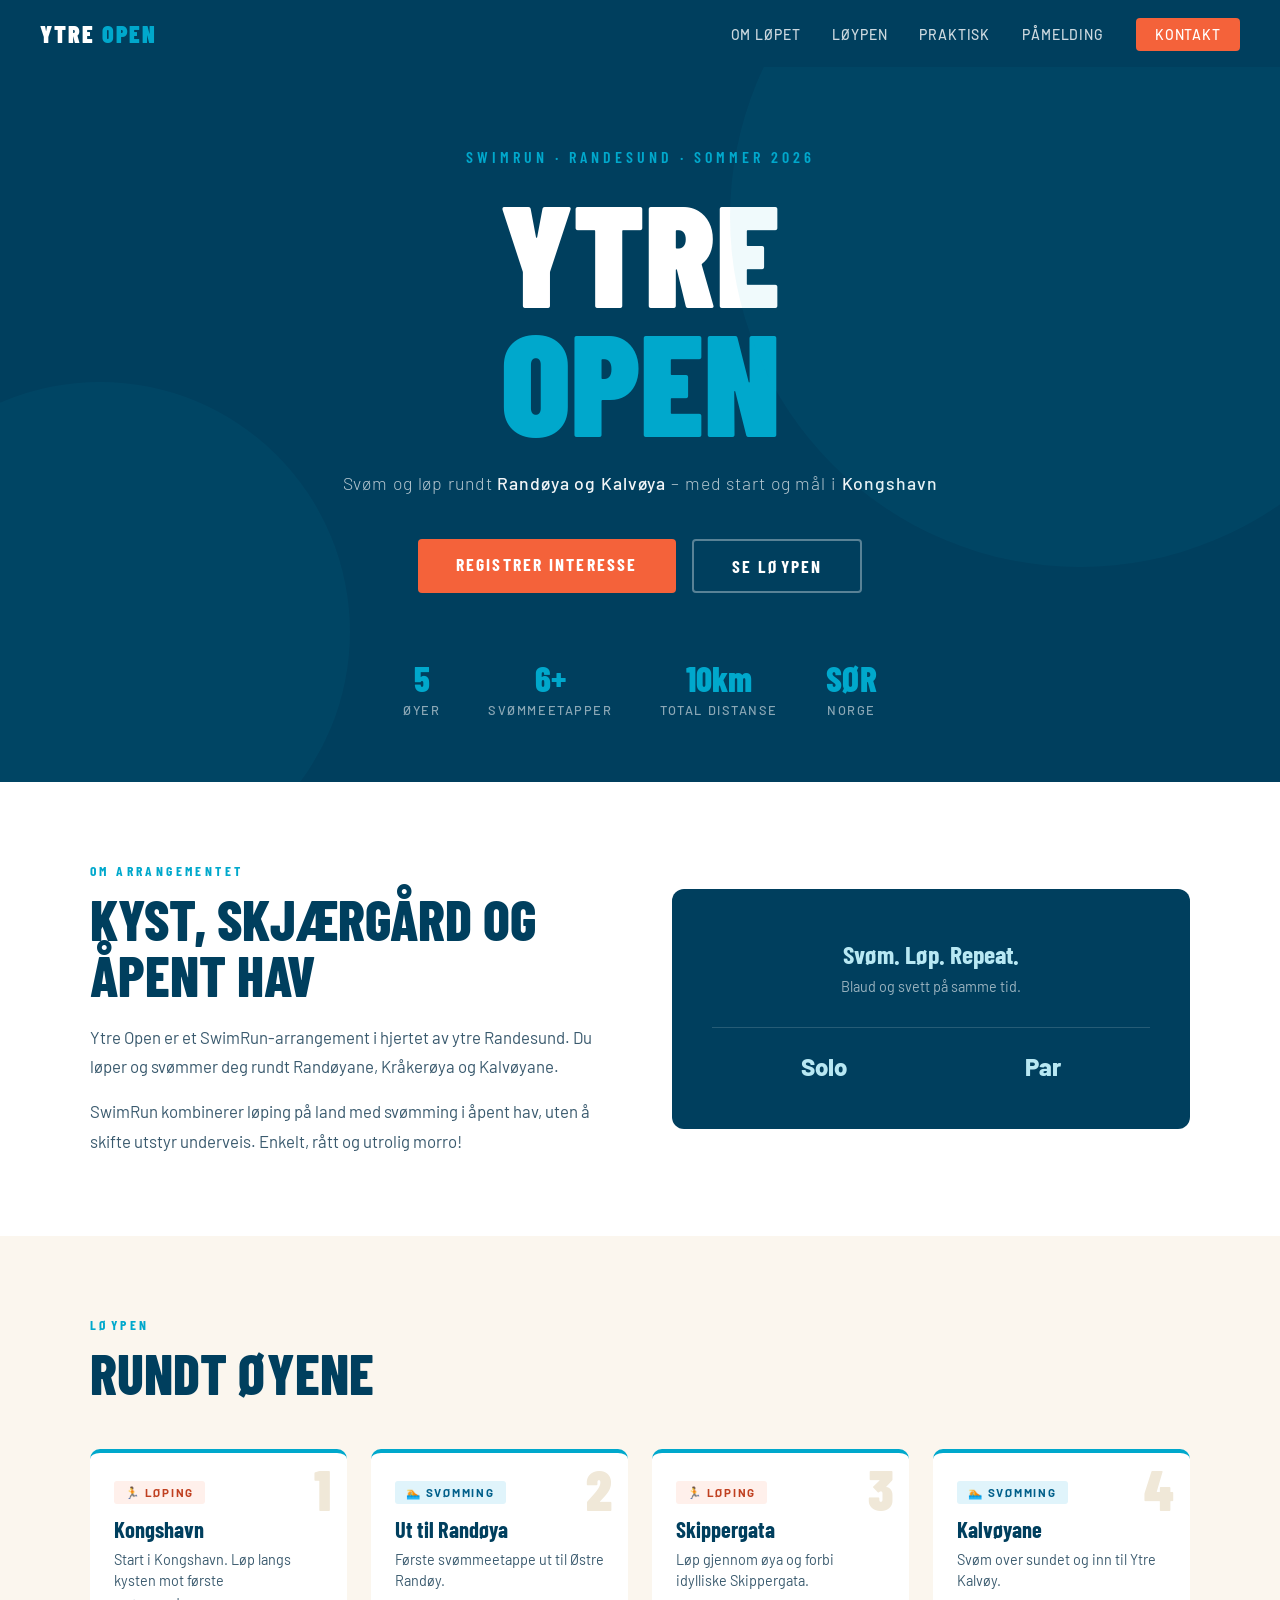
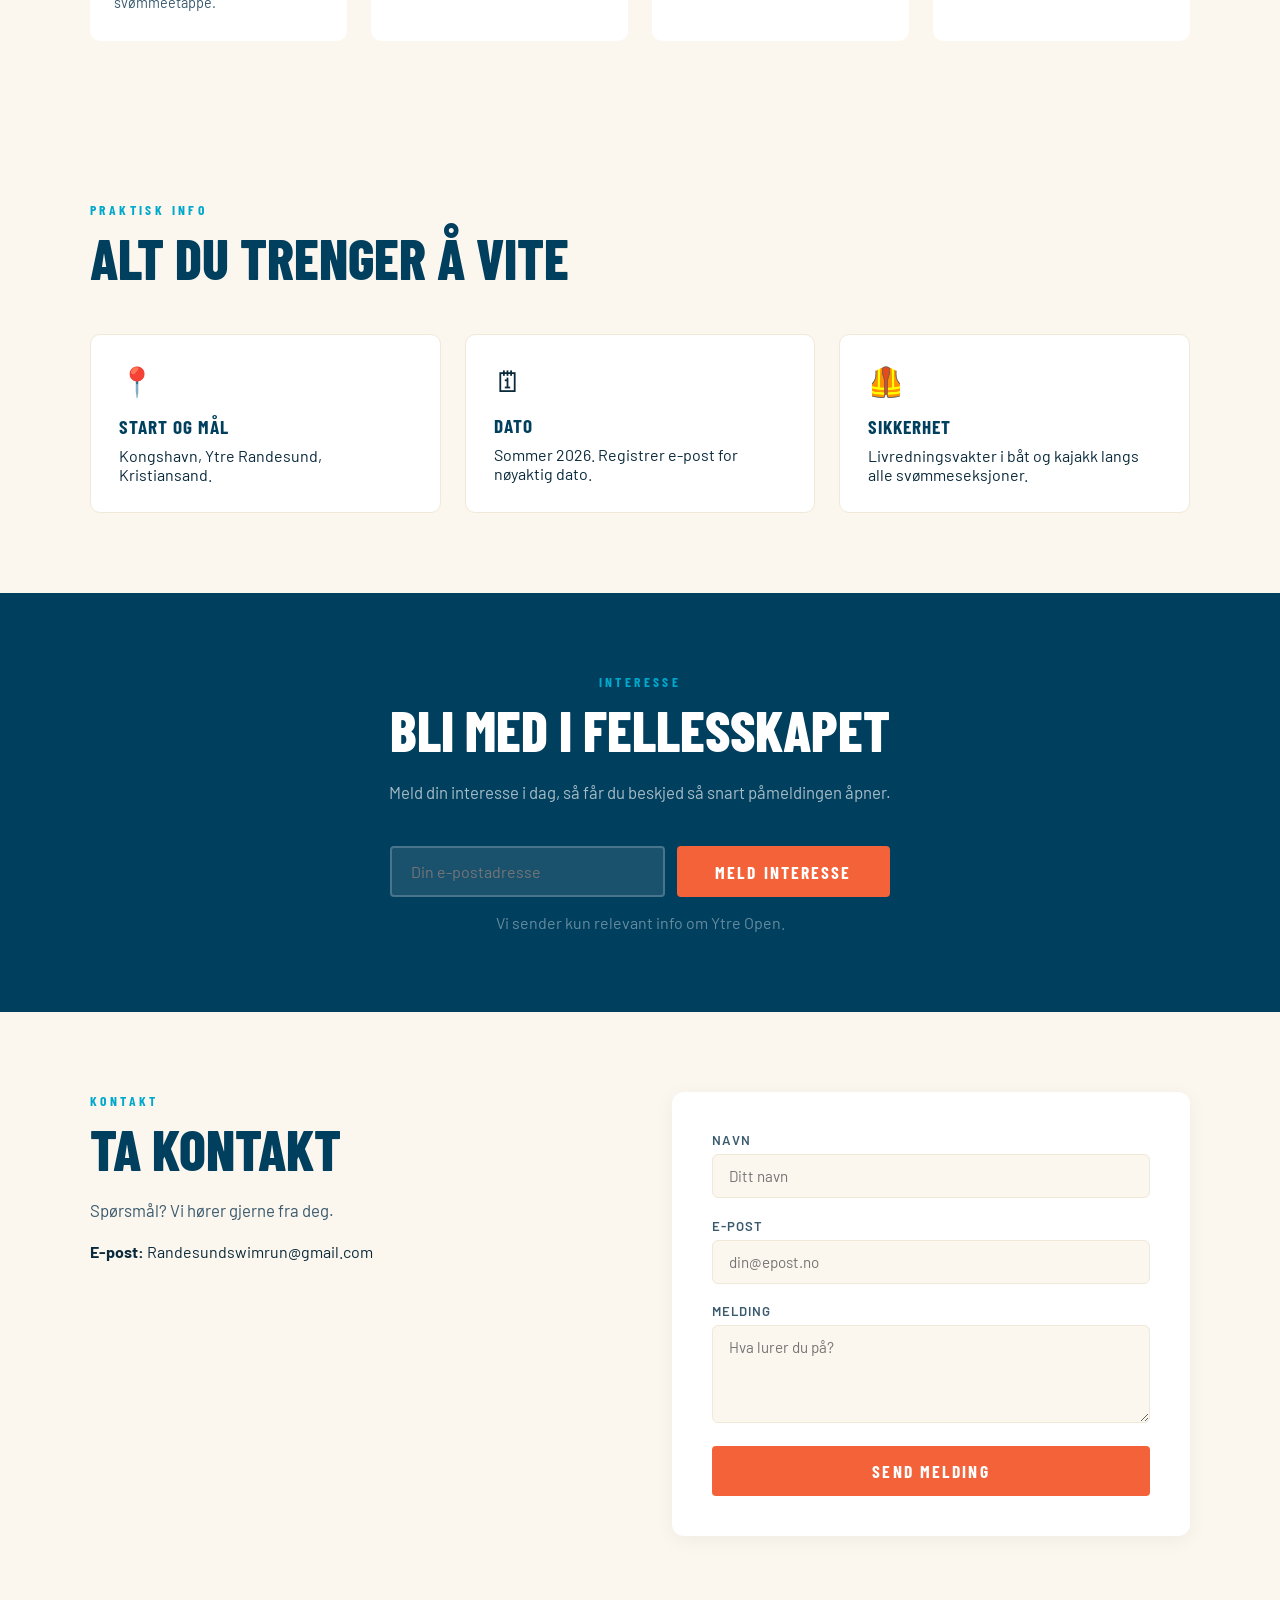
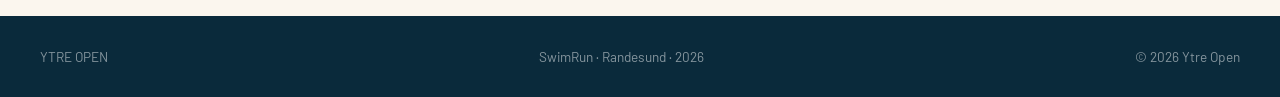
<file: index.htm>
<!DOCTYPE html>
<html lang="no">
<head>
<meta charset="UTF-8">
<meta name="viewport" content="width=device-width, initial-scale=1.0">
<title>Ytre Open – Swimrun Randesund</title>
<link href="https://fonts.googleapis.com/css2?family=Barlow+Condensed:wght@400;600;700;800;900&amp;family=Barlow:wght@300;400;500;600&amp;display=swap" rel="stylesheet">
<style>
  *, *::before, *::after { box-sizing: border-box; margin: 0; padding: 0; }
  :root {
    --ocean: #003F5E; --ocean-mid: #005F8A; --water: #00A8CC;
    --water-light: #B8E8F3; --sand: #FBF6EE; --sand-dark: #F0E8D8;
    --coral: #F4623A; --white: #FFFFFF; --text-dark: #0A2A3B;
    --text-mid: #3A5A6E; --text-muted: #7A9AAD;
  }
  html { scroll-behavior: smooth; }
  body { font-family: 'Barlow', sans-serif; background: var(--sand); color: var(--text-dark); overflow-x: hidden; }

  /* NAV */
  nav {
    display: flex; justify-content: space-between; align-items: center;
    padding: 1.2rem 2.5rem; background: var(--ocean);
  }
  .nav-logo { font-family: 'Barlow Condensed', sans-serif; font-weight: 900; font-size: 1.5rem; letter-spacing: 0.08em; color: var(--white); text-decoration: none; }
  .nav-logo span { color: var(--water); }
  nav ul { list-style: none; display: flex; gap: 2rem; }
  nav ul a { font-size: 0.875rem; font-weight: 500; letter-spacing: 0.06em; text-transform: uppercase; color: rgba(255,255,255,0.8); text-decoration: none; }
  .nav-cta { background: var(--coral) !important; color: white !important; padding: 0.5rem 1.2rem; border-radius: 4px; }

  /* HERO */
  .hero {
    background: var(--ocean); display: flex; flex-direction: column;
    justify-content: center; align-items: center; text-align: center;
    position: relative; overflow: hidden; padding: 5rem 2rem 4rem;
  }
  .hero-bg-circles { position: absolute; inset: 0; pointer-events: none; }
  .circle { position: absolute; border-radius: 50%; opacity: 0.06; background: var(--water); }
  .c1 { width: 700px; height: 700px; top: -200px; right: -150px; }
  .c2 { width: 500px; height: 500px; bottom: -100px; left: -150px; }
  .hero-eyebrow { font-family: 'Barlow Condensed', sans-serif; font-size: 1rem; font-weight: 600; letter-spacing: 0.25em; text-transform: uppercase; color: var(--water); margin-bottom: 1.2rem; }
  .hero h1 { font-family: 'Barlow Condensed', sans-serif; font-size: clamp(5rem, 14vw, 9rem); font-weight: 900; line-height: 0.9; color: var(--white); text-transform: uppercase; }
  .hero h1 .accent { color: var(--water); }
  .hero-sub { font-size: 1.1rem; font-weight: 300; color: rgba(255,255,255,0.7); margin-top: 1.5rem; letter-spacing: 0.05em; line-height: 1.7; }
  .hero-sub strong { color: rgba(255,255,255,0.95); font-weight: 500; }
  .hero-actions { margin-top: 2.5rem; display: flex; gap: 1rem; flex-wrap: wrap; justify-content: center; }
  .btn-primary { display: inline-block; background: var(--coral); color: white; font-family: 'Barlow Condensed', sans-serif; font-size: 1.1rem; font-weight: 700; letter-spacing: 0.12em; text-transform: uppercase; padding: 0.9rem 2.4rem; border-radius: 4px; text-decoration: none; border: none; cursor: pointer; transition: background 0.2s; }
  .btn-primary:hover { background: #d34e2a; }
  .btn-outline { display: inline-block; background: transparent; color: white; font-family: 'Barlow Condensed', sans-serif; font-size: 1.1rem; font-weight: 700; letter-spacing: 0.12em; text-transform: uppercase; padding: 0.9rem 2.4rem; border-radius: 4px; border: 2px solid rgba(255,255,255,0.35); text-decoration: none; }
  
  .hero-stats { display: flex; gap: 3rem; margin-top: 4rem; flex-wrap: wrap; justify-content: center; }
  .stat { text-align: center; }
  .stat-num { font-family: 'Barlow Condensed', sans-serif; font-size: 2.2rem; font-weight: 800; color: var(--water); display: block; }
  .stat-label { font-size: 0.8rem; font-weight: 500; letter-spacing: 0.12em; text-transform: uppercase; color: rgba(255,255,255,0.55); }
  .hero-wave { display: block; width: 100%; }

  section { padding: 5rem 2rem; }
  .container { max-width: 1100px; margin: 0 auto; }
  .section-label { font-family: 'Barlow Condensed', sans-serif; font-size: 0.85rem; font-weight: 700; letter-spacing: 0.25em; text-transform: uppercase; color: var(--water); margin-bottom: 0.75rem; }
  .section-title { font-family: 'Barlow Condensed', sans-serif; font-size: clamp(2.2rem, 5vw, 3.5rem); font-weight: 800; line-height: 1; text-transform: uppercase; color: var(--ocean); margin-bottom: 1.2rem; }
  .section-body { font-size: 1.05rem; line-height: 1.75; color: var(--text-mid); max-width: 620px; }

  /* OM */
  .about { background: var(--white); }
  .about-grid { display: grid; grid-template-columns: 1fr 1fr; gap: 4rem; align-items: center; }
  .about-visual { background: var(--ocean); border-radius: 12px; padding: 3rem 2.5rem; color: white; text-align: center; position: relative; overflow: hidden; }
  .av-text { font-family: 'Barlow Condensed', sans-serif; font-size: 1.6rem; font-weight: 700; color: var(--water-light); line-height: 1.3; }
  .av-sub { font-size: 0.9rem; color: rgba(255,255,255,0.6); margin-top: 0.5rem; }

  /* LØYPEN */
  .route { background: var(--sand); }
  .route-steps { margin-top: 3rem; display: grid; grid-template-columns: repeat(auto-fit, minmax(220px, 1fr)); gap: 1.5rem; }
  .route-step { background: white; border-radius: 10px; padding: 1.75rem 1.5rem; position: relative; border-top: 4px solid var(--water); }
  .step-num { font-family: 'Barlow Condensed', sans-serif; font-size: 3.5rem; font-weight: 900; color: var(--sand-dark); position: absolute; top: 0.5rem; right: 1rem; line-height: 1; z-index: 1; }
  .step-type { display: inline-block; font-size: 0.72rem; font-weight: 700; letter-spacing: 0.15em; text-transform: uppercase; padding: 0.25rem 0.7rem; border-radius: 3px; margin-bottom: 0.75rem; position: relative; z-index: 2; }
  .swim { background: #E0F4FB; color: #005F8A; }
  .run { background: #FFF0EB; color: #C04020; }
  .step-title { font-family: 'Barlow Condensed', sans-serif; font-size: 1.4rem; font-weight: 700; color: var(--ocean); margin-bottom: 0.4rem; position: relative; z-index: 2; }
  .step-desc { font-size: 0.9rem; color: var(--text-mid); line-height: 1.5; position: relative; z-index: 2; }

  /* PRAKTISK */
  .info-grid { margin-top: 3rem; display: grid; grid-template-columns: repeat(auto-fit, minmax(260px, 1fr)); gap: 1.5rem; }
  .info-card { border: 1.5px solid var(--sand-dark); border-radius: 10px; padding: 1.75rem; background: white; }
  .info-icon { font-size: 1.8rem; margin-bottom: 1rem; display: block; }
  .info-title { font-family: 'Barlow Condensed', sans-serif; font-size: 1.2rem; font-weight: 700; text-transform: uppercase; letter-spacing: 0.05em; color: var(--ocean); margin-bottom: 0.5rem; }

  /* PÅMELDING / SKJEMA */
  .signup { background: var(--ocean); text-align: center; position: relative; overflow: hidden; }
  .signup .section-title { color: white; }
  .signup-sub { font-size: 1.05rem; color: rgba(255,255,255,0.65); max-width: 520px; margin: 0 auto 2.5rem; line-height: 1.7; }
  .signup-form { display: flex; gap: 0.75rem; max-width: 500px; margin: 0 auto; flex-wrap: wrap; justify-content: center; position: relative; z-index: 2; }
  .signup-form input { flex: 1; min-width: 240px; padding: 0.85rem 1.2rem; border-radius: 4px; border: 2px solid rgba(255,255,255,0.2); background: rgba(255,255,255,0.1); color: white; font-family: 'Barlow', sans-serif; font-size: 1rem; outline: none; }
  
  /* KONTAKT */
  .contact-grid { display: grid; grid-template-columns: 1fr 1fr; gap: 4rem; align-items: start; }
  .contact-form-wrap { background: white; border-radius: 12px; padding: 2.5rem; box-shadow: 0 4px 20px rgba(0,0,0,0.05); }
  .form-group { margin-bottom: 1.2rem; text-align: left; }
  .form-group label { display: block; font-size: 0.82rem; font-weight: 600; letter-spacing: 0.08em; text-transform: uppercase; color: var(--text-mid); margin-bottom: 0.4rem; }
  .form-group input, .form-group textarea { width: 100%; padding: 0.75rem 1rem; border: 1.5px solid var(--sand-dark); border-radius: 6px; font-family: 'Barlow', sans-serif; font-size: 0.95rem; color: var(--text-dark); background: var(--sand); outline: none; }

  footer { background: var(--text-dark); color: rgba(255,255,255,0.5); padding: 2rem 2.5rem; display: flex; justify-content: space-between; align-items: center; flex-wrap: wrap; gap: 0.5rem; font-size: 0.85rem; }

  @media (max-width: 700px) {
    nav ul { display: none; }
    .about-grid, .contact-grid { grid-template-columns: 1fr; gap: 2rem; }
    footer { flex-direction: column; text-align: center; }
  }
</style>
</head>
<body>

<nav>
  <a href="#" class="nav-logo">YTRE <span>OPEN</span></a>
  <ul>
    <li><a href="#om">Om løpet</a></li>
    <li><a href="#loypen">Løypen</a></li>
    <li><a href="#praktisk">Praktisk</a></li>
    <li><a href="#pamelding">Påmelding</a></li>
    <li><a href="#kontakt" class="nav-cta">Kontakt</a></li>
  </ul>
</nav>

<section class="hero" id="topp">
  <div class="hero-bg-circles"><div class="circle c1"></div><div class="circle c2"></div></div>
  <p class="hero-eyebrow">Swimrun · Randesund · Sommer 2026</p>
  <h1>YTRE<br><span class="accent">OPEN</span></h1>
  <p class="hero-sub">Svøm og løp rundt <strong>Randøya og Kalvøya</strong> – med start og mål i <strong>Kongshavn</strong></p>
  <div class="hero-actions">
    <a href="#pamelding" class="btn-primary">Registrer interesse</a>
    <a href="#loypen" class="btn-outline">Se løypen</a>
  </div>
  <div class="hero-stats">
    <div class="stat"><span class="stat-num">5</span><span class="stat-label">Øyer</span></div>
    <div class="stat"><span class="stat-num">6+</span><span class="stat-label">Svømmeetapper</span></div>
    <div class="stat"><span class="stat-num">10km</span><span class="stat-label">Total distanse</span></div>
    <div class="stat"><span class="stat-num">SØR</span><span class="stat-label">Norge</span></div>
  </div>
</section>

<section class="about" id="om">
  <div class="container">
    <div class="about-grid">
      <div>
        <p class="section-label">Om arrangementet</p>
        <h2 class="section-title">Kyst, Skjærgård og åpent hav</h2>
        <p class="section-body">Ytre Open er et SwimRun-arrangement i hjertet av ytre Randesund. Du løper og svømmer deg rundt Randøyane, Kråkerøya og Kalvøyane.</p>
        <p class="section-body" style="margin-top: 1rem;">SwimRun kombinerer løping på land med svømming i åpent hav, uten å skifte utstyr underveis. Enkelt, rått og utrolig morro!</p>
      </div>
      <div class="about-visual">
        <p class="av-text">Svøm. Løp. Repeat.</p>
        <p class="av-sub">Blaud og svett på samme tid.</p>
        <div style="margin-top: 2rem; border-top: 1px solid rgba(255,255,255,0.15); padding-top: 1.5rem; display: flex; justify-content: space-around;">
          <div style="text-align: center;"><span style="color: #B8E8F3; font-weight: 800; font-size: 1.5rem; display: block;">Solo</span></div>
          <div style="text-align: center;"><span style="color: #B8E8F3; font-weight: 800; font-size: 1.5rem; display: block;">Par</span></div>
        </div>
      </div>
    </div>
  </div>
</section>

<section class="route" id="loypen">
  <div class="container">
    <p class="section-label">Løypen</p>
    <h2 class="section-title">Rundt øyene</h2>
    <div class="route-steps">
      <div class="route-step"><span class="step-num">1</span><span class="step-type run">🏃 Løping</span><h3 class="step-title">Kongshavn</h3><p class="step-desc">Start i Kongshavn. Løp langs kysten mot første svømmeetappe.</p></div>
      <div class="route-step"><span class="step-num">2</span><span class="step-type swim">🏊 Svømming</span><h3 class="step-title">Ut til Randøya</h3><p class="step-desc">Første svømmeetappe ut til Østre Randøy.</p></div>
      <div class="route-step"><span class="step-num">3</span><span class="step-type run">🏃 Løping</span><h3 class="step-title">Skippergata</h3><p class="step-desc">Løp gjennom øya og forbi idylliske Skippergata.</p></div>
      <div class="route-step"><span class="step-num">4</span><span class="step-type swim">🏊 Svømming</span><h3 class="step-title">Kalvøyane</h3><p class="step-desc">Svøm over sundet og inn til Ytre Kalvøy.</p></div>
    </div>
  </div>
</section>

<section class="practical" id="praktisk">
  <div class="container">
    <p class="section-label">Praktisk info</p>
    <h2 class="section-title">Alt du trenger å vite</h2>
    <div class="info-grid">
      <div class="info-card"><span class="info-icon">📍</span><h3 class="info-title">Start og mål</h3><p class="info-body">Kongshavn, Ytre Randesund, Kristiansand.</p></div>
      <div class="info-card"><span class="info-icon">🗓</span><h3 class="info-title">Dato</h3><p class="info-body">Sommer 2026. Registrer e-post for nøyaktig dato.</p></div>
      <div class="info-card"><span class="info-icon">🦺</span><h3 class="info-title">Sikkerhet</h3><p class="info-body">Livredningsvakter i båt og kajakk langs alle svømmeseksjoner.</p></div>
    </div>
  </div>
</section>

<!-- PÅMELDINGSSKJEMA (FORMSPREE) -->
<section class="signup" id="pamelding">
  <div class="container" style="position: relative; z-index: 2;">
    <p class="section-label">Interesse</p>
    <h2 class="section-title">Bli med i fellesskapet</h2>
    <p class="signup-sub">Meld din interesse i dag, så får du beskjed så snart påmeldingen åpner.</p>
    
    <form action="https://formspree.io/f/xykldqjy" method="POST" class="signup-form">
      <input type="email" name="interessert_epost" placeholder="Din e-postadresse" required>
      <button type="submit" class="btn-primary">Meld interesse</button>
    </form>
    
    <p class="signup-fine" style="margin-top: 1rem; color: rgba(255,255,255,0.4);">Vi sender kun relevant info om Ytre Open.</p>
  </div>
</section>

<!-- KONTAKTSKJEMA (FORMSPREE) -->
<section class="contact" id="kontakt">
  <div class="container">
    <div class="contact-grid">
      <div>
        <p class="section-label">Kontakt</p>
        <h2 class="section-title">Ta kontakt</h2>
        <p class="section-body">Spørsmål? Vi hører gjerne fra deg.</p>
        <p style="margin-top: 1rem;"><strong>E-post:</strong> Randesundswimrun@gmail.com</p>
      </div>
      <div class="contact-form-wrap">
        <form action="https://formspree.io/f/xykldqjy" method="POST">
          <div class="form-group">
            <label>Navn</label>
            <input type="text" name="navn" placeholder="Ditt navn" required>
          </div>
          <div class="form-group">
            <label>E-post</label>
            <input type="email" name="epost" placeholder="din@epost.no" required>
          </div>
          <div class="form-group">
            <label>Melding</label>
            <textarea name="melding" rows="4" placeholder="Hva lurer du på?" required></textarea>
          </div>
          <button type="submit" class="btn-primary" style="width: 100%;">Send melding</button>
        </form>
      </div>
    </div>
  </div>
</section>

<footer>
  <span class="footer-logo">YTRE <span>OPEN</span></span>
  <span>SwimRun · Randesund · 2026</span>
  <span>© 2026 Ytre Open</span>
</footer>

</body>
</html>
</file>
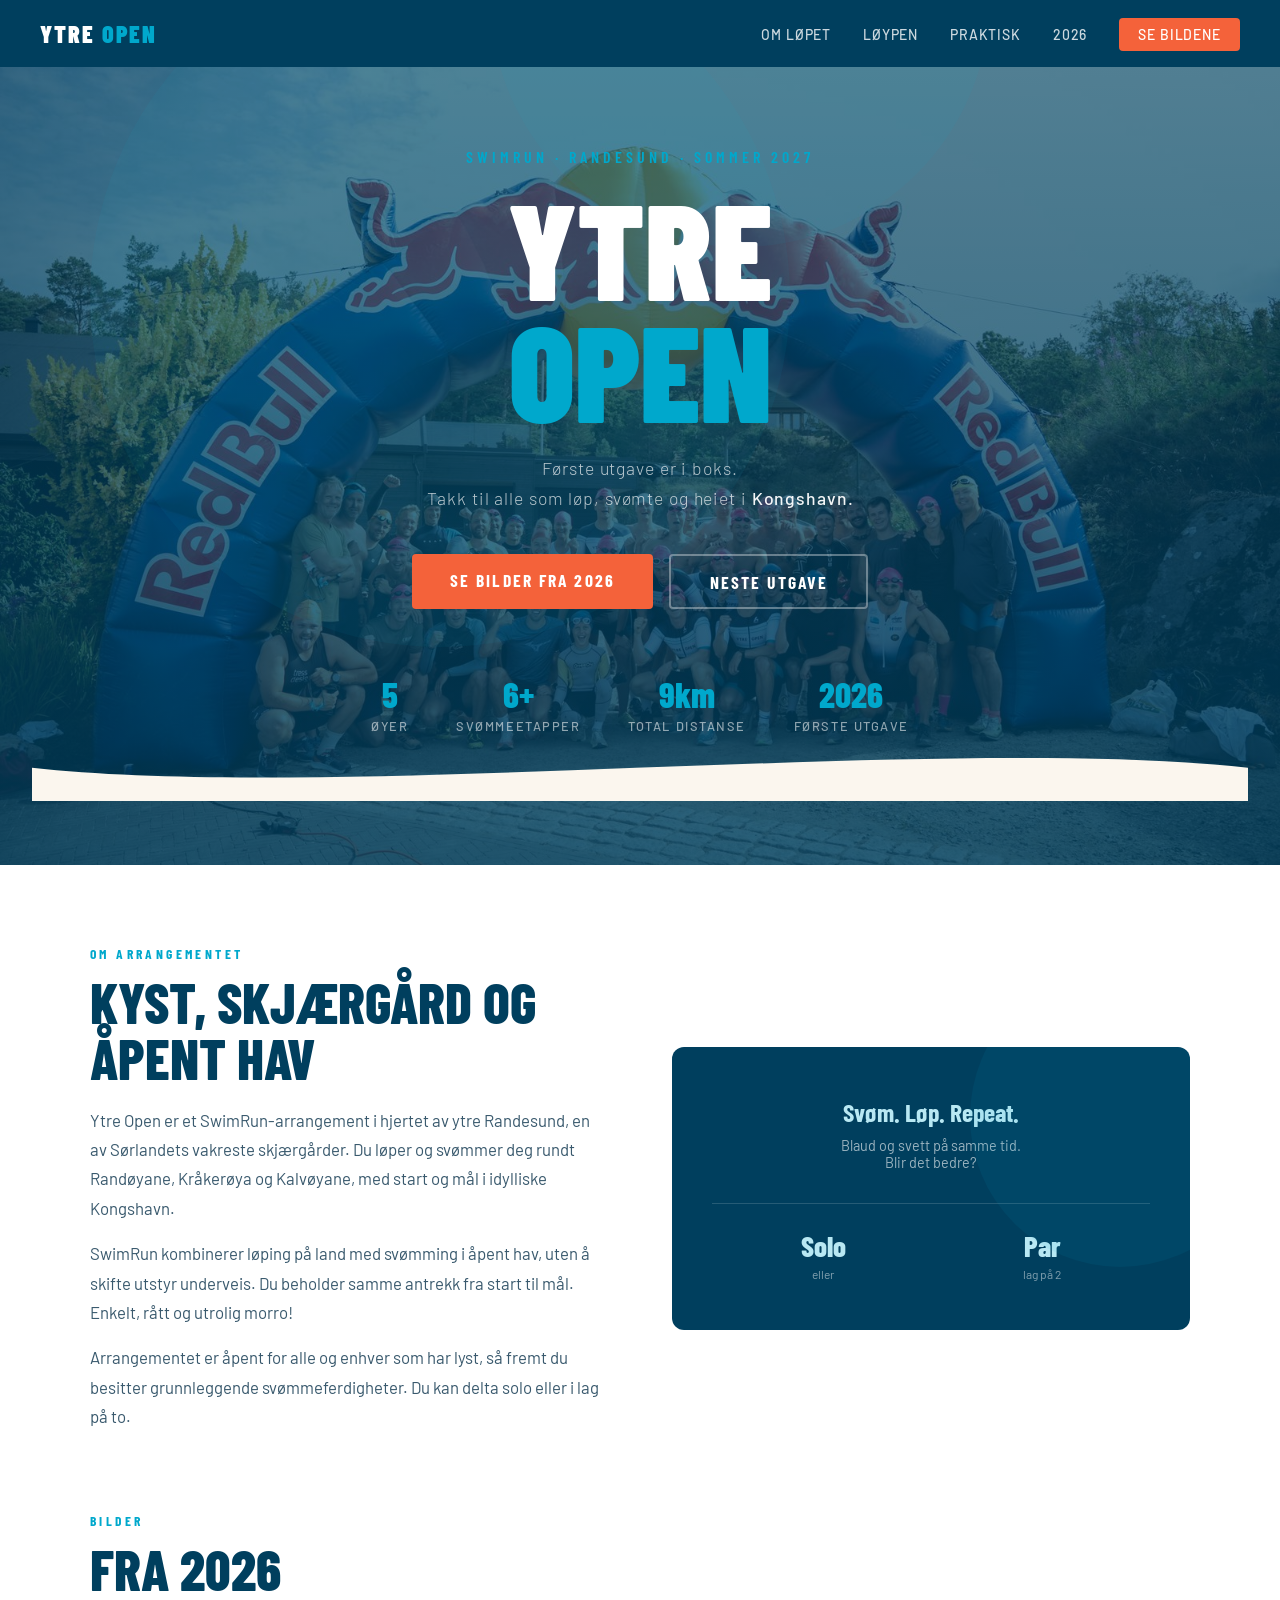
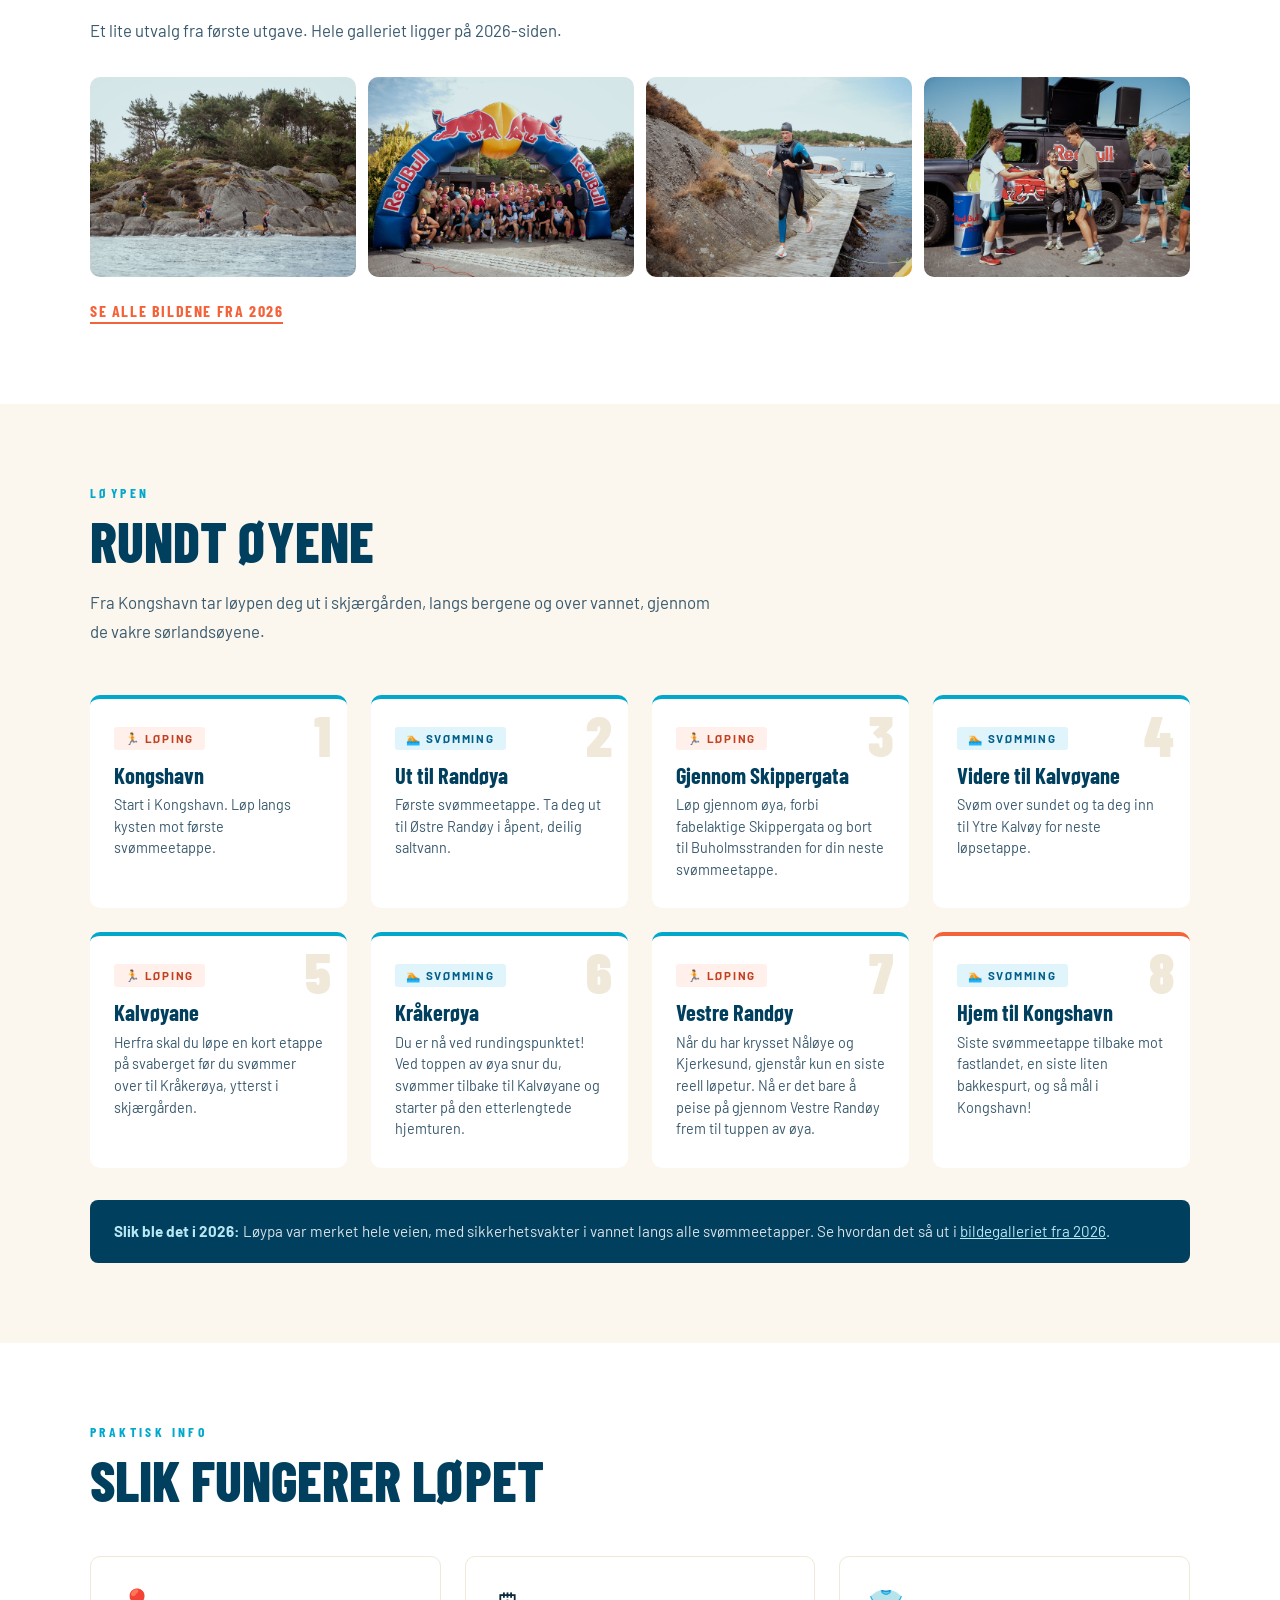
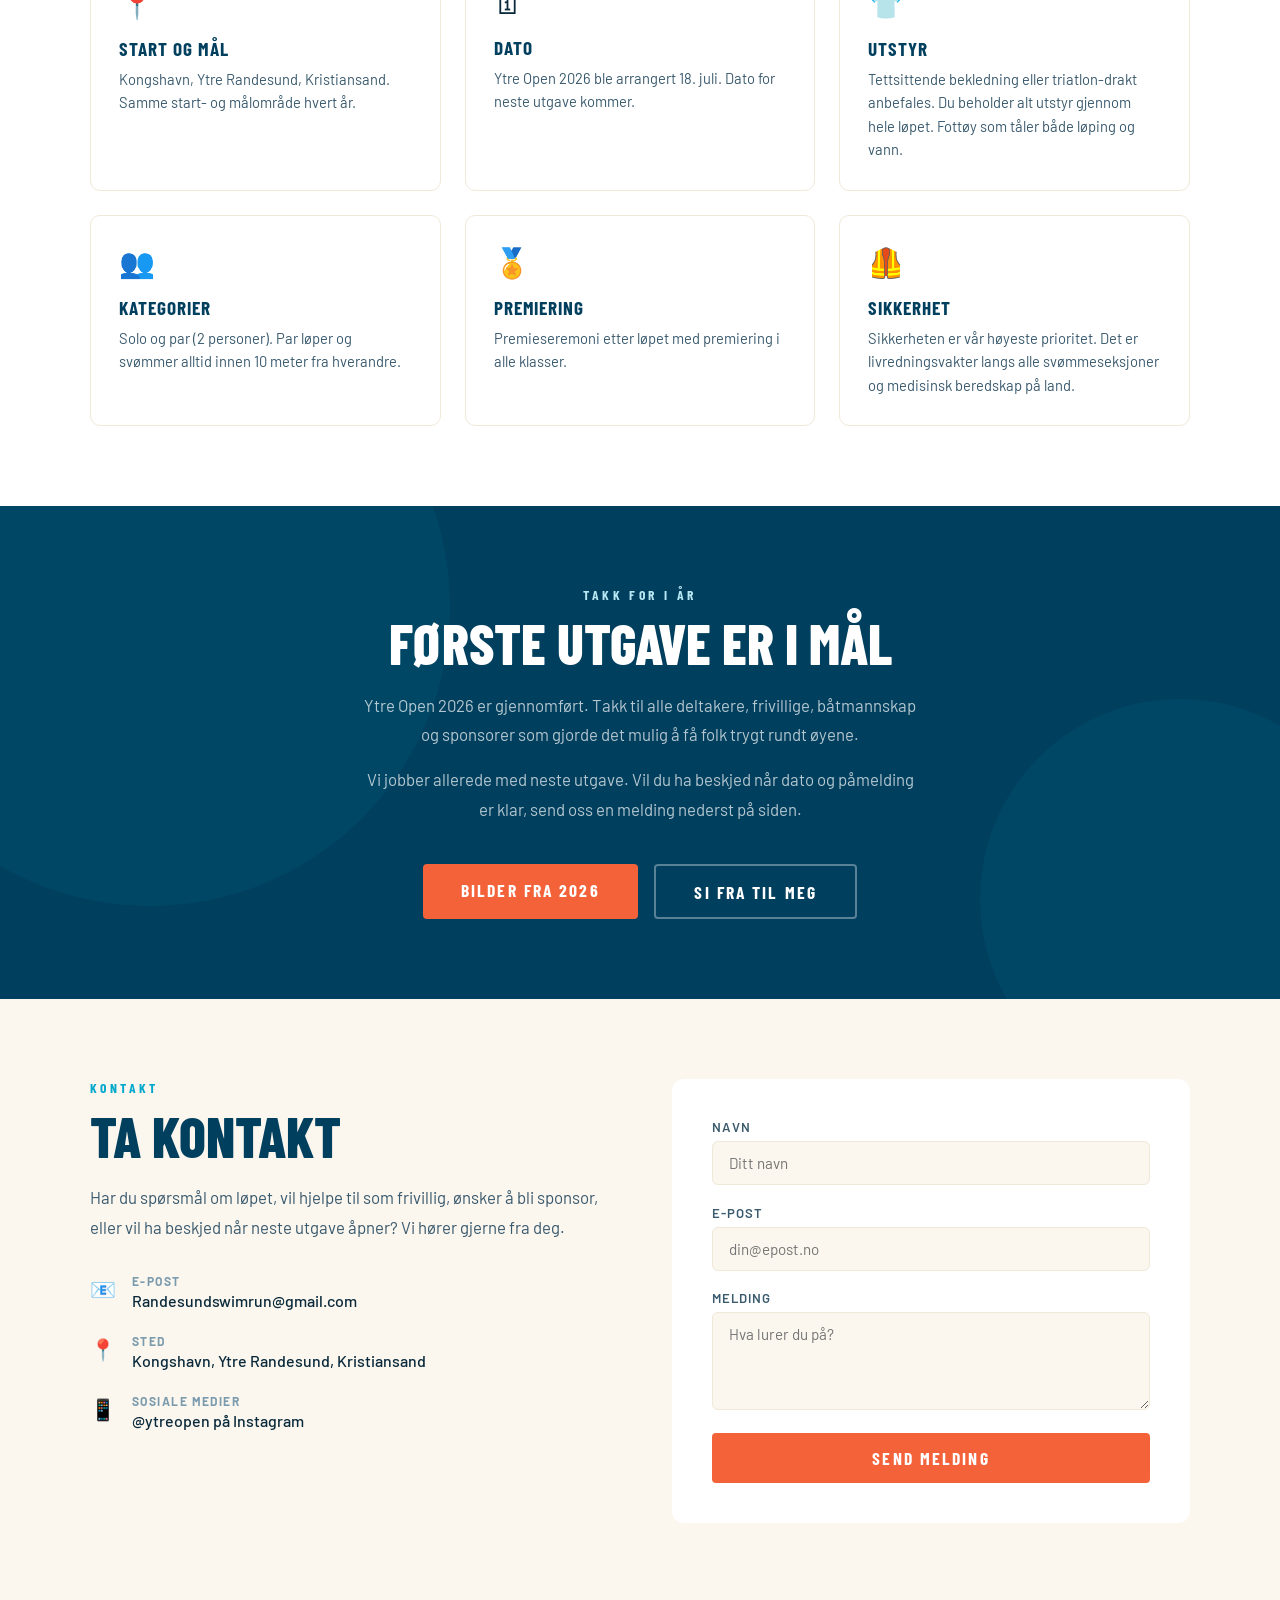
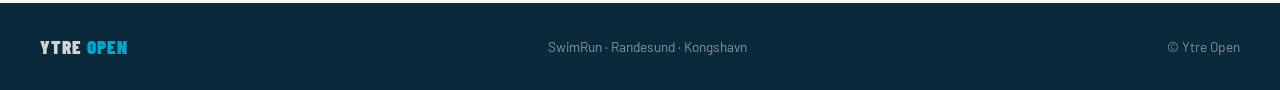
<file: index.html>
<!DOCTYPE html>
<html lang="no">
<head>
    <!-- Google Tag Manager -->
    <script>(function(w,d,s,l,i){w[l]=w[l]||[];w[l].push({'gtm.start':
    new Date().getTime(),event:'gtm.js'});var f=d.getElementsByTagName(s)[0],
    j=d.createElement(s),dl=l!='dataLayer'?'&l='+l:'';j.async=true;j.src=
    'https://www.googletagmanager.com/gtm.js?id='+i+dl;f.parentNode.insertBefore(j,f);
    })(window,document,'script','dataLayer','GTM-THKCG653');</script>
    <!-- End Google Tag Manager -->

    <!-- Google tag (gtag.js) -->
    <script async src="https://www.googletagmanager.com/gtag/js?id=G-3H3QY78LEW"></script>
    <script>
      window.dataLayer = window.dataLayer || [];
      function gtag(){dataLayer.push(arguments);}
      gtag('js', new Date());
      gtag('config', 'G-3H3QY78LEW');
    </script>

    <meta charset="UTF-8">
    <meta name="viewport" content="width=device-width, initial-scale=1.0">
    <meta name="description" content="Ytre Open – swimrun i skjærgården i Randesund, Kristiansand. Se bilder fra 2026 og hold deg oppdatert om neste utgave.">
    <title>Ytre Open – Swimrun Randesund</title>

    <!-- FONTER: bytter du font i :root lenger nede, må du bytte familienavn her også -->
    <link rel="preconnect" href="https://fonts.googleapis.com">
    <link rel="preconnect" href="https://fonts.gstatic.com" crossorigin>
    <link href="https://fonts.googleapis.com/css2?family=Barlow+Condensed:wght@400;600;700;800;900&family=Barlow:wght@300;400;500;600&display=swap" rel="stylesheet">

    <style>
/* ============================================================
   YTRE OPEN – felles stilark
   ------------------------------------------------------------
   ALT DU NORMALT VIL ENDRE LIGGER I BLOKKEN UNDER.
   Endre en verdi her, så oppdateres begge sidene samtidig.
   ============================================================ */

:root {
  /* ---- FARGER ---------------------------------------------
     --ocean      = mørk bakgrunn (nav, hero, footer-seksjoner)
     --water      = lys blå aksent (tall, labels, logo-halvdel)
     --coral      = knapper og "trykk her"-farge
     --sand       = sidebakgrunn
  ---------------------------------------------------------- */
  --ocean:        #003F5E;
  --ocean-mid:    #005F8A;
  --water:        #00A8CC;
  --water-light:  #B8E8F3;
  --sand:         #FBF6EE;
  --sand-dark:    #F0E8D8;
  --coral:        #F4623A;
  --coral-dark:   #D34E2A;
  --white:        #FFFFFF;
  --text-dark:    #0A2A3B;
  --text-mid:     #3A5A6E;
  --text-muted:   #7A9AAD;

  /* ---- FONTER ---------------------------------------------
     --font-display = overskrifter, logo, knapper (bred/tung)
     --font-body    = brødtekst
     Bytter du font her, må du også bytte <link> til Google
     Fonts øverst i index.html og 2026.html.
     Forslag som passer stilen:
       Display: 'Barlow Condensed', 'Oswald', 'Archivo Black', 'Anton'
       Body:    'Barlow', 'Inter', 'Work Sans', 'Source Sans 3'
  ---------------------------------------------------------- */
  --font-display: 'Barlow Condensed', sans-serif;
  --font-body:    'Barlow', sans-serif;

  /* ---- TYPOGRAFI-SKALA ------------------------------------ */
  --h1-size:      clamp(4rem, 13vw, 8.5rem);   /* hero-tittel  */
  --title-size:   clamp(2.2rem, 5vw, 3.5rem);  /* seksjonstittel */
  --body-size:    1.05rem;
  --letter-wide:  0.25em;   /* sperring på små versaler */

  /* ---- FORM ------------------------------------------------ */
  --radius:       10px;
  --section-pad:  5rem;
}

/* ============================================================
   Herfra og ned er selve oppsettet. Trenger sjelden endring.
   ============================================================ */

*, *::before, *::after { box-sizing: border-box; margin: 0; padding: 0; }
html { scroll-behavior: smooth; }
body {
  font-family: var(--font-body);
  background: var(--sand);
  color: var(--text-dark);
  overflow-x: hidden;
}
img { display: block; max-width: 100%; }
a { color: inherit; }
:focus-visible { outline: 3px solid var(--coral); outline-offset: 3px; }

/* NAV */
nav {
  display: flex; justify-content: space-between; align-items: center;
  padding: 1.2rem 2.5rem; background: var(--ocean);
}
.nav-logo {
  font-family: var(--font-display); font-weight: 900; font-size: 1.5rem;
  letter-spacing: 0.08em; color: var(--white); text-decoration: none;
}
.nav-logo span { color: var(--water); }
nav ul { list-style: none; display: flex; gap: 2rem; align-items: center; }
nav ul a {
  font-size: 0.875rem; font-weight: 500; letter-spacing: 0.06em;
  text-transform: uppercase; color: rgba(255,255,255,0.8); text-decoration: none;
}
nav ul a:hover { color: var(--white); }
.nav-cta {
  background: var(--coral) !important; color: var(--white) !important;
  padding: 0.5rem 1.2rem; border-radius: 4px;
}
.nav-cta:hover { background: var(--coral-dark) !important; }

/* HERO */
.hero {
  background: var(--ocean); display: flex; flex-direction: column;
  justify-content: center; align-items: center; text-align: center;
  position: relative; overflow: hidden; padding: 5rem 2rem 4rem;
}
.hero-bg-circles { position: absolute; inset: 0; pointer-events: none; }
.circle { position: absolute; border-radius: 50%; opacity: 0.06; background: var(--water); }
.c1 { width: 700px; height: 700px; top: -200px; right: -150px; }
.c2 { width: 500px; height: 500px; bottom: -100px; left: -150px; }
.hero-eyebrow {
  font-family: var(--font-display); font-size: 1rem; font-weight: 600;
  letter-spacing: var(--letter-wide); text-transform: uppercase;
  color: var(--water); margin-bottom: 1.2rem;
}
.hero h1 {
  font-family: var(--font-display); font-size: var(--h1-size); font-weight: 900;
  line-height: 0.9; color: var(--white); text-transform: uppercase;
}
.hero h1 .accent { color: var(--water); }
.hero-sub {
  font-size: 1.1rem; font-weight: 300; color: rgba(255,255,255,0.7);
  margin-top: 1.5rem; letter-spacing: 0.05em; line-height: 1.7;
}
.hero-sub strong { color: rgba(255,255,255,0.95); font-weight: 500; }
.hero-actions { margin-top: 2.5rem; display: flex; gap: 1rem; flex-wrap: wrap; justify-content: center; }

.btn-primary, .btn-outline {
  display: inline-block; font-family: var(--font-display); font-size: 1.1rem;
  font-weight: 700; letter-spacing: 0.12em; text-transform: uppercase;
  padding: 0.9rem 2.4rem; border-radius: 4px; text-decoration: none;
  cursor: pointer; transition: background 0.2s, color 0.2s;
}
.btn-primary { background: var(--coral); color: var(--white); border: none; }
.btn-primary:hover { background: var(--coral-dark); }
.btn-outline { background: transparent; color: var(--white); border: 2px solid rgba(255,255,255,0.35); }
.btn-outline:hover { background: rgba(255,255,255,0.1); }

.hero-stats { display: flex; gap: 3rem; margin-top: 4rem; flex-wrap: wrap; justify-content: center; }
.stat { text-align: center; }
.stat-num { font-family: var(--font-display); font-size: 2.2rem; font-weight: 800; color: var(--water); display: block; }
.stat-label { font-size: 0.8rem; font-weight: 500; letter-spacing: 0.12em; text-transform: uppercase; color: rgba(255,255,255,0.55); }
.hero-wave { display: block; width: 100%; }

/* SEKSJONER */
section { padding: var(--section-pad) 2rem; }
.container { max-width: 1100px; margin: 0 auto; }
.section-label {
  font-family: var(--font-display); font-size: 0.85rem; font-weight: 700;
  letter-spacing: var(--letter-wide); text-transform: uppercase;
  color: var(--water); margin-bottom: 0.75rem;
}
.section-title {
  font-family: var(--font-display); font-size: var(--title-size); font-weight: 800;
  line-height: 1; text-transform: uppercase; color: var(--ocean); margin-bottom: 1.2rem;
}
.section-body { font-size: var(--body-size); line-height: 1.75; color: var(--text-mid); max-width: 620px; }
.section-body + .section-body { margin-top: 1rem; }

.about { background: var(--white); }
.about-grid { display: grid; grid-template-columns: 1fr 1fr; gap: 4rem; align-items: center; }
.about-visual {
  background: var(--ocean); border-radius: 12px; padding: 3rem 2.5rem;
  color: var(--white); text-align: center; position: relative; overflow: hidden;
}
.about-visual::before {
  content: ''; position: absolute; width: 300px; height: 300px; border-radius: 50%;
  background: var(--water); opacity: 0.08; top: -80px; right: -80px;
}
.av-text { font-family: var(--font-display); font-size: 1.6rem; font-weight: 700; color: var(--water-light); line-height: 1.3; }
.av-sub { font-size: 0.9rem; color: rgba(255,255,255,0.6); margin-top: 0.5rem; }
.av-split { margin-top: 2rem; border-top: 1px solid rgba(255,255,255,0.15); padding-top: 1.5rem; display: flex; justify-content: space-around; }
.av-big { font-family: var(--font-display); font-size: 1.8rem; font-weight: 800; color: var(--water-light); display: block; }
.av-small { font-size: 0.75rem; color: rgba(255,255,255,0.5); }

/* LØYPE */
.route { background: var(--sand); }
.route-steps { margin-top: 3rem; display: grid; grid-template-columns: repeat(auto-fit, minmax(220px, 1fr)); gap: 1.5rem; }
.route-step { background: var(--white); border-radius: var(--radius); padding: 1.75rem 1.5rem; position: relative; overflow: hidden; border-top: 4px solid var(--water); }
.step-num { font-family: var(--font-display); font-size: 3.5rem; font-weight: 900; color: var(--sand-dark); position: absolute; top: 0.5rem; right: 1rem; line-height: 1; }
.step-type { display: inline-block; font-size: 0.72rem; font-weight: 700; letter-spacing: 0.15em; text-transform: uppercase; padding: 0.25rem 0.7rem; border-radius: 3px; margin-bottom: 0.75rem; }
.swim { background: #E0F4FB; color: var(--ocean-mid); }
.run { background: #FFF0EB; color: #C04020; }
.step-title { font-family: var(--font-display); font-size: 1.4rem; font-weight: 700; color: var(--ocean); margin-bottom: 0.4rem; }
.step-desc { font-size: 0.9rem; color: var(--text-mid); line-height: 1.5; }
.route-note { margin-top: 2rem; padding: 1.2rem 1.5rem; background: var(--ocean); color: rgba(255,255,255,0.85); border-radius: 8px; font-size: 0.95rem; line-height: 1.6; }
.route-note strong { color: var(--water-light); }

/* INFO-KORT */
.practical { background: var(--white); }
.info-grid { margin-top: 3rem; display: grid; grid-template-columns: repeat(auto-fit, minmax(260px, 1fr)); gap: 1.5rem; }
.info-card { border: 1.5px solid var(--sand-dark); border-radius: var(--radius); padding: 1.75rem; }
.info-icon { font-size: 1.8rem; margin-bottom: 1rem; display: block; }
.info-title { font-family: var(--font-display); font-size: 1.2rem; font-weight: 700; text-transform: uppercase; letter-spacing: 0.05em; color: var(--ocean); margin-bottom: 0.5rem; }
.info-body { font-size: 0.92rem; color: var(--text-mid); line-height: 1.6; }

/* MØRK CTA-SEKSJON (erstatter påmelding) */
.dark-cta { background: var(--ocean); text-align: center; position: relative; overflow: hidden; }
.dark-cta::before, .dark-cta::after { content: ''; position: absolute; border-radius: 50%; background: var(--water); opacity: 0.07; }
.dark-cta::before { width: 600px; height: 600px; top: -200px; left: -150px; }
.dark-cta::after { width: 400px; height: 400px; bottom: -100px; right: -100px; }
.dark-cta .container { position: relative; z-index: 2; }
.dark-cta .section-label { color: var(--water-light); }
.dark-cta .section-title { color: var(--white); }
.dark-cta .section-body { color: rgba(255,255,255,0.7); max-width: 560px; margin-left: auto; margin-right: auto; }

/* KONTAKT */
.contact { background: var(--sand); }
.contact-grid { display: grid; grid-template-columns: 1fr 1fr; gap: 4rem; align-items: start; }
.contact-info { display: flex; flex-direction: column; gap: 1.5rem; margin-top: 2rem; }
.contact-item { display: flex; align-items: flex-start; gap: 1rem; }
.ci-icon { font-size: 1.3rem; flex-shrink: 0; margin-top: 0.1rem; }
.ci-label { font-size: 0.75rem; font-weight: 700; letter-spacing: 0.12em; text-transform: uppercase; color: var(--text-muted); display: block; margin-bottom: 0.2rem; }
.ci-val { font-size: 1rem; color: var(--text-dark); font-weight: 500; }
.contact-form-wrap { background: var(--white); border-radius: 12px; padding: 2.5rem; }
.form-group { margin-bottom: 1.2rem; }
.form-group label { display: block; font-size: 0.82rem; font-weight: 600; letter-spacing: 0.08em; text-transform: uppercase; color: var(--text-mid); margin-bottom: 0.4rem; }
.form-group input, .form-group textarea {
  width: 100%; padding: 0.75rem 1rem; border: 1.5px solid var(--sand-dark);
  border-radius: 6px; font-family: var(--font-body); font-size: 0.95rem;
  color: var(--text-dark); background: var(--sand); outline: none; resize: vertical;
}

/* FOOTER */
footer {
  background: var(--text-dark); color: rgba(255,255,255,0.5); padding: 2rem 2.5rem;
  display: flex; justify-content: space-between; align-items: center;
  flex-wrap: wrap; gap: 0.5rem; font-size: 0.85rem;
}
.footer-logo { font-family: var(--font-display); font-weight: 900; font-size: 1.2rem; color: rgba(255,255,255,0.8); letter-spacing: 0.05em; }
.footer-logo span { color: var(--water); }

/* ============================================================
   HERO MED BAKGRUNNSBILDE (brukes på 2026.html)
   Bytt bilde ved å endre style="--hero-foto: url(...)" i HTML-en.
   ============================================================ */
.hero--foto { position: relative; }
.hero--foto::after {
  content: ''; position: absolute; inset: 0; z-index: 0;
  background-image: var(--hero-foto);
  background-size: cover; background-position: center;
}
.hero--foto::before {
  content: ''; position: absolute; inset: 0; z-index: 1;
  background: linear-gradient(rgba(0,63,94,0.62), rgba(0,63,94,0.82));
}
.hero--foto > * { position: relative; z-index: 2; }
.hero--foto .hero-wave { z-index: 3; }

/* ============================================================
   BILDESTRIPE (teaser på forsiden)
   ============================================================ */
.strip { background: var(--white); padding-top: 0; }
.strip-row { display: grid; grid-template-columns: repeat(4, 1fr); gap: 0.75rem; margin-top: 2rem; }
.strip-row a { display: block; border-radius: var(--radius); overflow: hidden; aspect-ratio: 4 / 3; background: var(--sand-dark); }
.strip-row img { width: 100%; height: 100%; object-fit: cover; transition: transform 0.4s ease; }
.strip-row a:hover img { transform: scale(1.05); }
.strip-link { display: inline-block; margin-top: 1.5rem; font-family: var(--font-display); font-weight: 700; letter-spacing: 0.1em; text-transform: uppercase; color: var(--coral); text-decoration: none; border-bottom: 2px solid var(--coral); padding-bottom: 2px; }
@media (max-width: 700px) { .strip-row { grid-template-columns: repeat(2, 1fr); } }

/* ============================================================
   GALLERI (2026-siden)
   ============================================================ */
.gallery { background: var(--sand); }
.gallery-filter { display: flex; gap: 0.6rem; flex-wrap: wrap; margin-top: 2rem; }
.filter-btn {
  font-family: var(--font-display); font-size: 0.95rem; font-weight: 700;
  letter-spacing: 0.1em; text-transform: uppercase; padding: 0.5rem 1.2rem;
  border-radius: 999px; border: 2px solid var(--sand-dark); background: transparent;
  color: var(--text-mid); cursor: pointer; transition: all 0.15s;
}
.filter-btn:hover { border-color: var(--water); color: var(--ocean); }
.filter-btn[aria-pressed="true"] { background: var(--ocean); border-color: var(--ocean); color: var(--white); }

.grid {
  margin-top: 2.5rem;
  columns: 3 260px;      /* murstein-oppsett: fyller seg selv */
  column-gap: 1rem;
}
.grid figure {
  break-inside: avoid; margin-bottom: 1rem; position: relative;
  border-radius: var(--radius); overflow: hidden; background: var(--sand-dark);
  cursor: zoom-in;
}
.grid img { width: 100%; height: auto; transition: transform 0.4s ease; }
.grid figure:hover img { transform: scale(1.03); }
.grid figcaption {
  position: absolute; left: 0; right: 0; bottom: 0; padding: 1.5rem 1rem 0.8rem;
  font-size: 0.85rem; color: var(--white);
  background: linear-gradient(transparent, rgba(0,63,94,0.85));
  opacity: 0; transition: opacity 0.25s;
}
.grid figure:hover figcaption, .grid figure:focus-within figcaption { opacity: 1; }
.gallery-empty {
  margin-top: 2.5rem; border: 2px dashed var(--sand-dark); border-radius: var(--radius);
  padding: 3rem 2rem; text-align: center; color: var(--text-muted); font-size: 0.95rem; line-height: 1.7;
}

/* LYSBOKS */
.lightbox {
  position: fixed; inset: 0; background: rgba(4,26,38,0.95); z-index: 100;
  display: none; align-items: center; justify-content: center; padding: 2rem;
}
.lightbox[open] { display: flex; }
.lightbox img { max-width: 92vw; max-height: 82vh; border-radius: 6px; }
.lb-caption { position: absolute; bottom: 1.5rem; left: 0; right: 0; text-align: center; color: rgba(255,255,255,0.75); font-size: 0.9rem; padding: 0 2rem; }
.lb-btn {
  position: absolute; background: rgba(255,255,255,0.12); color: var(--white);
  border: none; border-radius: 50%; width: 48px; height: 48px; font-size: 1.4rem;
  cursor: pointer; display: grid; place-items: center;
}
.lb-btn:hover { background: rgba(255,255,255,0.25); }
.lb-prev { left: 1.5rem; top: 50%; transform: translateY(-50%); }
.lb-next { right: 1.5rem; top: 50%; transform: translateY(-50%); }
.lb-close { right: 1.5rem; top: 1.5rem; }

/* MOBIL */
@media (max-width: 700px) {
  nav { padding: 1rem 1.25rem; }
  nav ul { gap: 1rem; }
  nav ul li:not(.always-show) { display: none; }
  .about-grid, .contact-grid { grid-template-columns: 1fr; gap: 2rem; }
  footer { flex-direction: column; text-align: center; }
  section { padding: 3.5rem 1.25rem; }
  .hero-stats { gap: 1.75rem; }
  .lb-prev { left: 0.5rem; } .lb-next { right: 0.5rem; }
}

@media (prefers-reduced-motion: reduce) {
  *, *::before, *::after { animation: none !important; transition: none !important; }
  html { scroll-behavior: auto; }
}
    </style>
</head>
<body>
    <!-- Google Tag Manager (noscript) -->
    <noscript><iframe src="https://www.googletagmanager.com/ns.html?id=GTM-THKCG653"
    height="0" width="0" style="display:none;visibility:hidden"></iframe></noscript>
    <!-- End Google Tag Manager (noscript) -->

    <!-- NAV -->
    <nav>
      <a href="index.html" class="nav-logo">YTRE <span>OPEN</span></a>
      <ul>
        <li><a href="#om">Om løpet</a></li>
        <li><a href="#loypen">Løypen</a></li>
        <li><a href="#praktisk">Praktisk</a></li>
        <li><a href="2026.html">2026</a></li>
        <li class="always-show"><a href="2026.html" class="nav-cta">Se bildene</a></li>
      </ul>
    </nav>

    <!-- HERO -->
    <!-- HERO-BILDE: bytt filnavnet under for et annet bakgrunnsbilde -->
    <section class="hero hero--foto" id="topp" style="--hero-foto: url('bilder/dsc05670.jpg');">
      <div class="hero-bg-circles"><div class="circle c1"></div><div class="circle c2"></div></div>
      <p class="hero-eyebrow">Swimrun · Randesund · Sommer 2027</p>
      <h1>YTRE<br><span class="accent">OPEN</span></h1>
      <p class="hero-sub">
        Første utgave er i boks.<br>
        Takk til alle som løp, svømte og heiet i <strong>Kongshavn.</strong>
      </p>
      <div class="hero-actions">
        <a href="2026.html" class="btn-primary">Se bilder fra 2026</a>
        <a href="#neste" class="btn-outline">Neste utgave</a>
      </div>
      <!-- TALL: bytt gjerne til de faktiske tallene fra løpet -->
      <div class="hero-stats">
        <div class="stat"><span class="stat-num">5</span><span class="stat-label">Øyer</span></div>
        <div class="stat"><span class="stat-num">6+</span><span class="stat-label">Svømmeetapper</span></div>
        <div class="stat"><span class="stat-num">9km</span><span class="stat-label">Total distanse</span></div>
        <div class="stat"><span class="stat-num">2026</span><span class="stat-label">Første utgave</span></div>
      </div>
      <svg class="hero-wave" viewBox="0 0 1440 80" preserveAspectRatio="none" xmlns="http://www.w3.org/2000/svg">
        <path d="M0,40 C360,80 1080,0 1440,40 L1440,80 L0,80 Z" fill="#FBF6EE"></path>
      </svg>
    </section>

    <!-- OM ARRANGEMENTET -->
    <section class="about" id="om">
      <div class="container">
        <div class="about-grid">
          <div>
            <p class="section-label">Om arrangementet</p>
            <h2 class="section-title">kyst, Skjærgård og åpent hav</h2>
            <p class="section-body">Ytre Open er et SwimRun-arrangement i hjertet av ytre Randesund, en av Sørlandets vakreste skjærgårder. Du løper og svømmer deg rundt Randøyane, Kråkerøya og Kalvøyane, med start og mål i idylliske Kongshavn.</p>
            <p class="section-body">SwimRun kombinerer løping på land med svømming i åpent hav, uten å skifte utstyr underveis. Du beholder samme antrekk fra start til mål. Enkelt, rått og utrolig morro!</p>
            <p class="section-body">Arrangementet er åpent for alle og enhver som har lyst, så fremt du besitter grunnleggende svømmeferdigheter. Du kan delta solo eller i lag på to.</p>
          </div>
          <div class="about-visual">
            <p class="av-text">Svøm. Løp. Repeat.</p>
            <p class="av-sub">Blaud og svett på samme tid.<br>Blir det bedre?</p>
            <div class="av-split">
              <div><span class="av-big">Solo</span><span class="av-small">eller</span></div>
              <div><span class="av-big">Par</span><span class="av-small">lag på 2</span></div>
            </div>
          </div>
        </div>
      </div>
    </section>


    <!-- BILDESTRIPE: bytt de fire filnavnene om du vil ha andre bilder her -->
    <section class="strip">
      <div class="container">
        <p class="section-label">Bilder</p>
        <h2 class="section-title">Fra 2026</h2>
        <p class="section-body">Et lite utvalg fra første utgave. Hele galleriet ligger på 2026-siden.</p>
        <div class="strip-row">
          <a href="2026.html"><img src="bilder/dsc05781.jpg" alt="Fra Ytre Open 2026" loading="lazy" onerror="this.closest('a').style.display='none'"></a>
          <a href="2026.html"><img src="bilder/dsc05670.jpg" alt="Fra Ytre Open 2026" loading="lazy" onerror="this.closest('a').style.display='none'"></a>
          <a href="2026.html"><img src="bilder/dsc05993.jpg" alt="Fra Ytre Open 2026" loading="lazy" onerror="this.closest('a').style.display='none'"></a>
          <a href="2026.html"><img src="bilder/dsc06111.jpg" alt="Fra Ytre Open 2026" loading="lazy" onerror="this.closest('a').style.display='none'"></a>
        </div>
        <a href="2026.html" class="strip-link">Se alle bildene fra 2026</a>
      </div>
    </section>

    <!-- LØYPEN -->
    <section class="route" id="loypen">
      <div class="container">
        <p class="section-label">Løypen</p>
        <h2 class="section-title">Rundt øyene</h2>
        <p class="section-body">Fra Kongshavn tar løypen deg ut i skjærgården, langs bergene og over vannet, gjennom de vakre sørlandsøyene.</p>
        <div class="route-steps">
          <div class="route-step"><span class="step-num">1</span><span class="step-type run">🏃 Løping</span><h3 class="step-title">Kongshavn</h3><p class="step-desc">Start i Kongshavn. Løp langs kysten mot første svømmeetappe.</p></div>
          <div class="route-step"><span class="step-num">2</span><span class="step-type swim">🏊 Svømming</span><h3 class="step-title">Ut til Randøya</h3><p class="step-desc">Første svømmeetappe. Ta deg ut til Østre Randøy i åpent, deilig saltvann.</p></div>
          <div class="route-step"><span class="step-num">3</span><span class="step-type run">🏃 Løping</span><h3 class="step-title">Gjennom Skippergata</h3><p class="step-desc">Løp gjennom øya, forbi fabelaktige Skippergata og bort til Buholmsstranden for din neste svømmeetappe.</p></div>
          <div class="route-step"><span class="step-num">4</span><span class="step-type swim">🏊 Svømming</span><h3 class="step-title">Videre til Kalvøyane</h3><p class="step-desc">Svøm over sundet og ta deg inn til Ytre Kalvøy for neste løpsetappe.</p></div>
          <div class="route-step"><span class="step-num">5</span><span class="step-type run">🏃 Løping</span><h3 class="step-title">Kalvøyane</h3><p class="step-desc">Herfra skal du løpe en kort etappe på svaberget før du svømmer over til Kråkerøya, ytterst i skjærgården.</p></div>
          <div class="route-step"><span class="step-num">6</span><span class="step-type swim">🏊 Svømming</span><h3 class="step-title">Kråkerøya</h3><p class="step-desc">Du er nå ved rundingspunktet! Ved toppen av øya snur du, svømmer tilbake til Kalvøyane og starter på den etterlengtede hjemturen.</p></div>
          <div class="route-step"><span class="step-num">7</span><span class="step-type run">🏃 Løping</span><h3 class="step-title">Vestre Randøy</h3><p class="step-desc">Når du har krysset Nåløye og Kjerkesund, gjenstår kun en siste reell løpetur. Nå er det bare å peise på gjennom Vestre Randøy frem til tuppen av øya.</p></div>
          <div class="route-step" style="border-top-color: var(--coral);"><span class="step-num">8</span><span class="step-type swim">🏊 Svømming</span><h3 class="step-title">Hjem til Kongshavn</h3><p class="step-desc">Siste svømmeetappe tilbake mot fastlandet, en siste liten bakkespurt, og så mål i Kongshavn!</p></div>
        </div>
        <p class="route-note"><strong>Slik ble det i 2026:</strong> Løypa var merket hele veien, med sikkerhetsvakter i vannet langs alle svømmeetapper. Se hvordan det så ut i <a href="2026.html" style="color: var(--water-light);">bildegalleriet fra 2026</a>.</p>
      </div>
    </section>

    <!-- PRAKTISK INFO -->
    <section class="practical" id="praktisk">
      <div class="container">
        <p class="section-label">Praktisk info</p>
        <h2 class="section-title">Slik fungerer løpet</h2>
        <div class="info-grid">
          <div class="info-card"><span class="info-icon">📍</span><h3 class="info-title">Start og mål</h3><p class="info-body">Kongshavn, Ytre Randesund, Kristiansand. Samme start- og målområde hvert år.</p></div>
          <div class="info-card"><span class="info-icon">🗓</span><h3 class="info-title">Dato</h3><p class="info-body">Ytre Open 2026 ble arrangert 18. juli. Dato for neste utgave kommer.</p></div>
          <div class="info-card"><span class="info-icon">👕</span><h3 class="info-title">Utstyr</h3><p class="info-body">Tettsittende bekledning eller triatlon-drakt anbefales. Du beholder alt utstyr gjennom hele løpet. Fottøy som tåler både løping og vann.</p></div>
          <div class="info-card"><span class="info-icon">👥</span><h3 class="info-title">Kategorier</h3><p class="info-body">Solo og par (2 personer). Par løper og svømmer alltid innen 10 meter fra hverandre.</p></div>
          <div class="info-card"><span class="info-icon">🏅</span><h3 class="info-title">Premiering</h3><p class="info-body">Premieseremoni etter løpet med premiering i alle klasser.</p></div>
          <div class="info-card"><span class="info-icon">🦺</span><h3 class="info-title">Sikkerhet</h3><p class="info-body">Sikkerheten er vår høyeste prioritet. Det er livredningsvakter langs alle svømmeseksjoner og medisinsk beredskap på land.</p></div>
        </div>
      </div>
    </section>

    <!-- ERSTATTER PÅMELDING: oppsummering + neste utgave -->
    <section class="dark-cta" id="neste">
      <div class="container">
        <p class="section-label">Takk for i år</p>
        <h2 class="section-title">Første utgave er i mål</h2>
        <p class="section-body">Ytre Open 2026 er gjennomført. Takk til alle deltakere, frivillige, båtmannskap og sponsorer som gjorde det mulig å få folk trygt rundt øyene.</p>
        <p class="section-body" style="margin-top: 1rem;">Vi jobber allerede med neste utgave. Vil du ha beskjed når dato og påmelding er klar, send oss en melding nederst på siden.</p>
        <div class="hero-actions" style="justify-content: center;">
          <a href="2026.html" class="btn-primary">Bilder fra 2026</a>
          <a href="#kontakt" class="btn-outline">Si fra til meg</a>
        </div>
      </div>
    </section>

    <!-- KONTAKT -->
    <section class="contact" id="kontakt">
      <div class="container">
        <div class="contact-grid">
          <div>
            <p class="section-label">Kontakt</p>
            <h2 class="section-title">Ta kontakt</h2>
            <p class="section-body">Har du spørsmål om løpet, vil hjelpe til som frivillig, ønsker å bli sponsor, eller vil ha beskjed når neste utgave åpner? Vi hører gjerne fra deg.</p>
            <div class="contact-info">
              <div class="contact-item"><span class="ci-icon">📧</span><div><span class="ci-label">E-post</span><span class="ci-val">Randesundswimrun@gmail.com</span></div></div>
              <div class="contact-item"><span class="ci-icon">📍</span><div><span class="ci-label">Sted</span><span class="ci-val">Kongshavn, Ytre Randesund, Kristiansand</span></div></div>
              <div class="contact-item"><span class="ci-icon">📱</span><div><span class="ci-label">Sosiale medier</span><span class="ci-val">@ytreopen på Instagram</span></div></div>
            </div>
          </div>
          <form action="https://formspree.io/f/xykldqjy" method="POST" class="contact-form-wrap">
            <div class="form-group"><label for="navn">Navn</label><input id="navn" type="text" name="navn" placeholder="Ditt navn" required></div>
            <div class="form-group"><label for="epost">E-post</label><input id="epost" type="email" name="email" placeholder="din@epost.no" required></div>
            <div class="form-group"><label for="melding">Melding</label><textarea id="melding" name="melding" rows="4" placeholder="Hva lurer du på?" required></textarea></div>
            <button type="submit" class="btn-primary" style="width: 100%;">Send melding</button>
          </form>
        </div>
      </div>
    </section>

    <!-- FOOTER -->
    <footer>
      <span class="footer-logo">YTRE <span>OPEN</span></span>
      <span>SwimRun · Randesund · Kongshavn</span>
      <span>© Ytre Open</span>
    </footer>

</body>
</html>
</file>
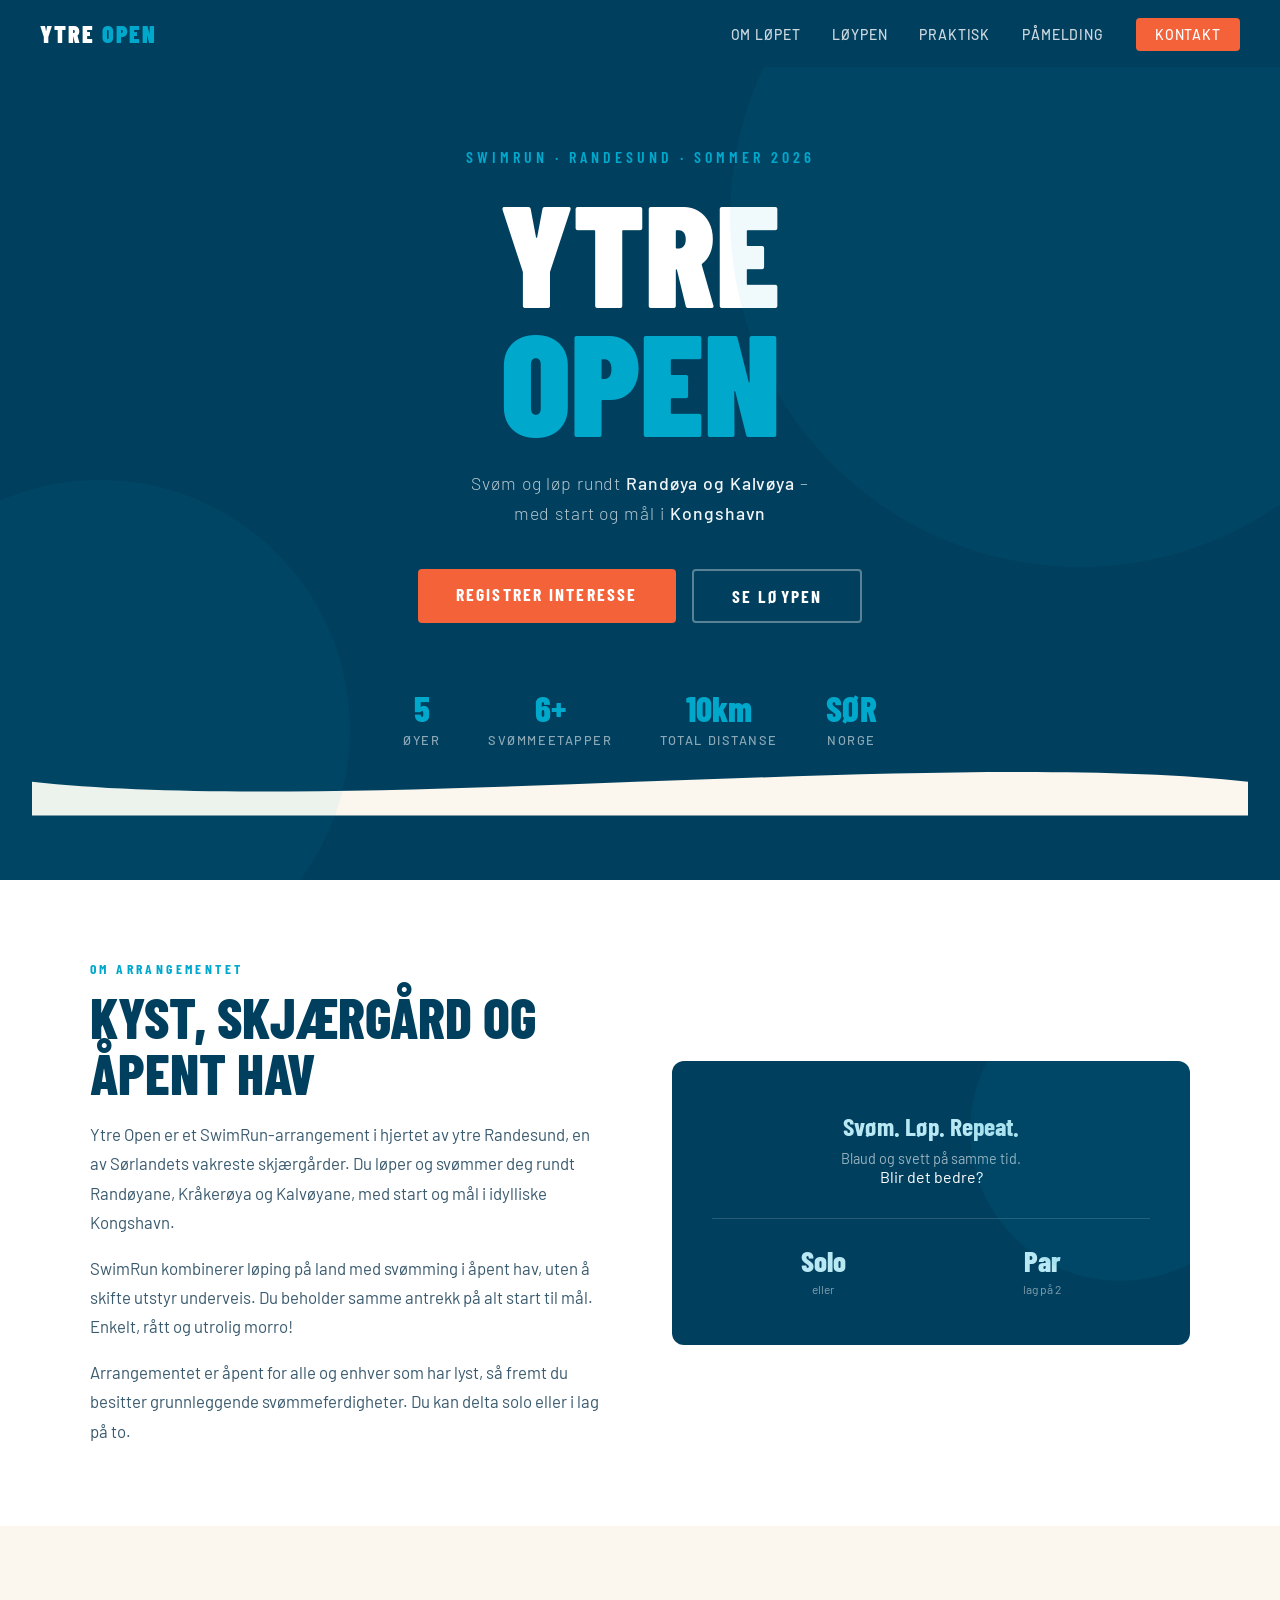
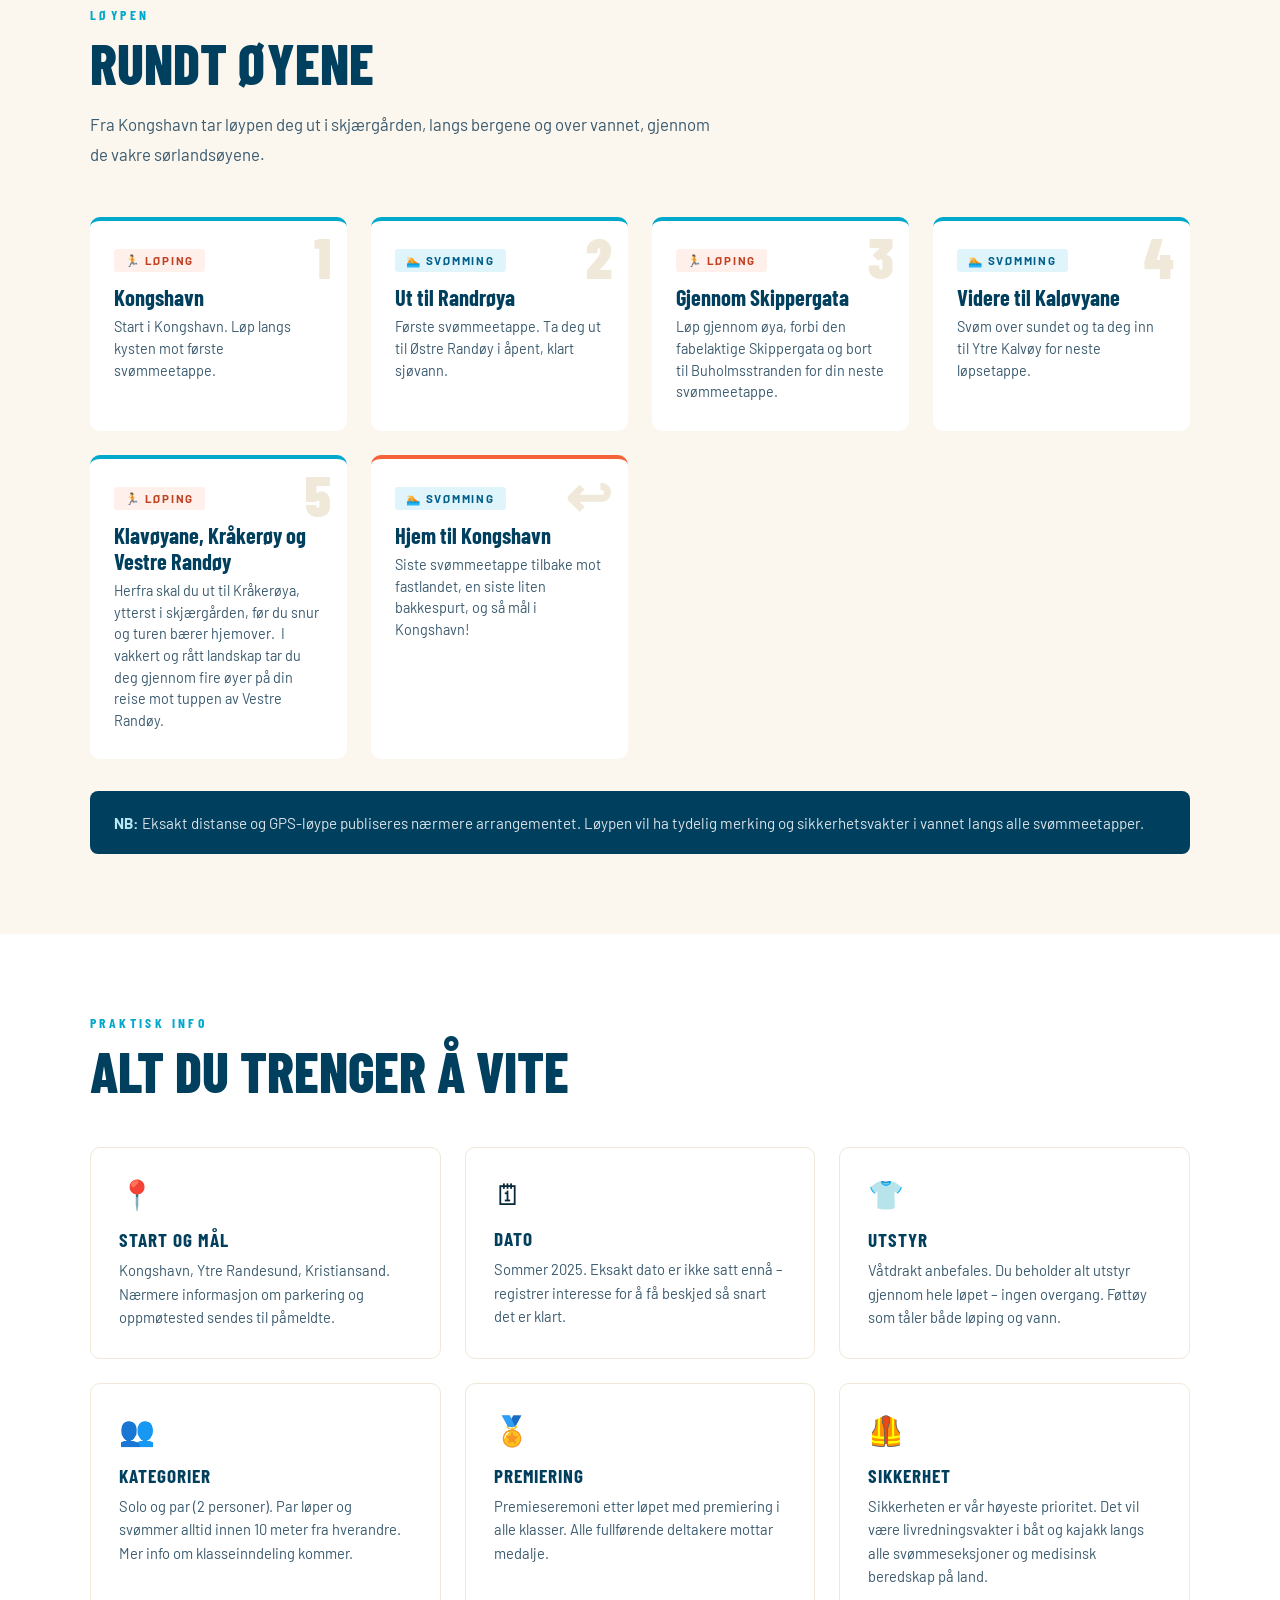
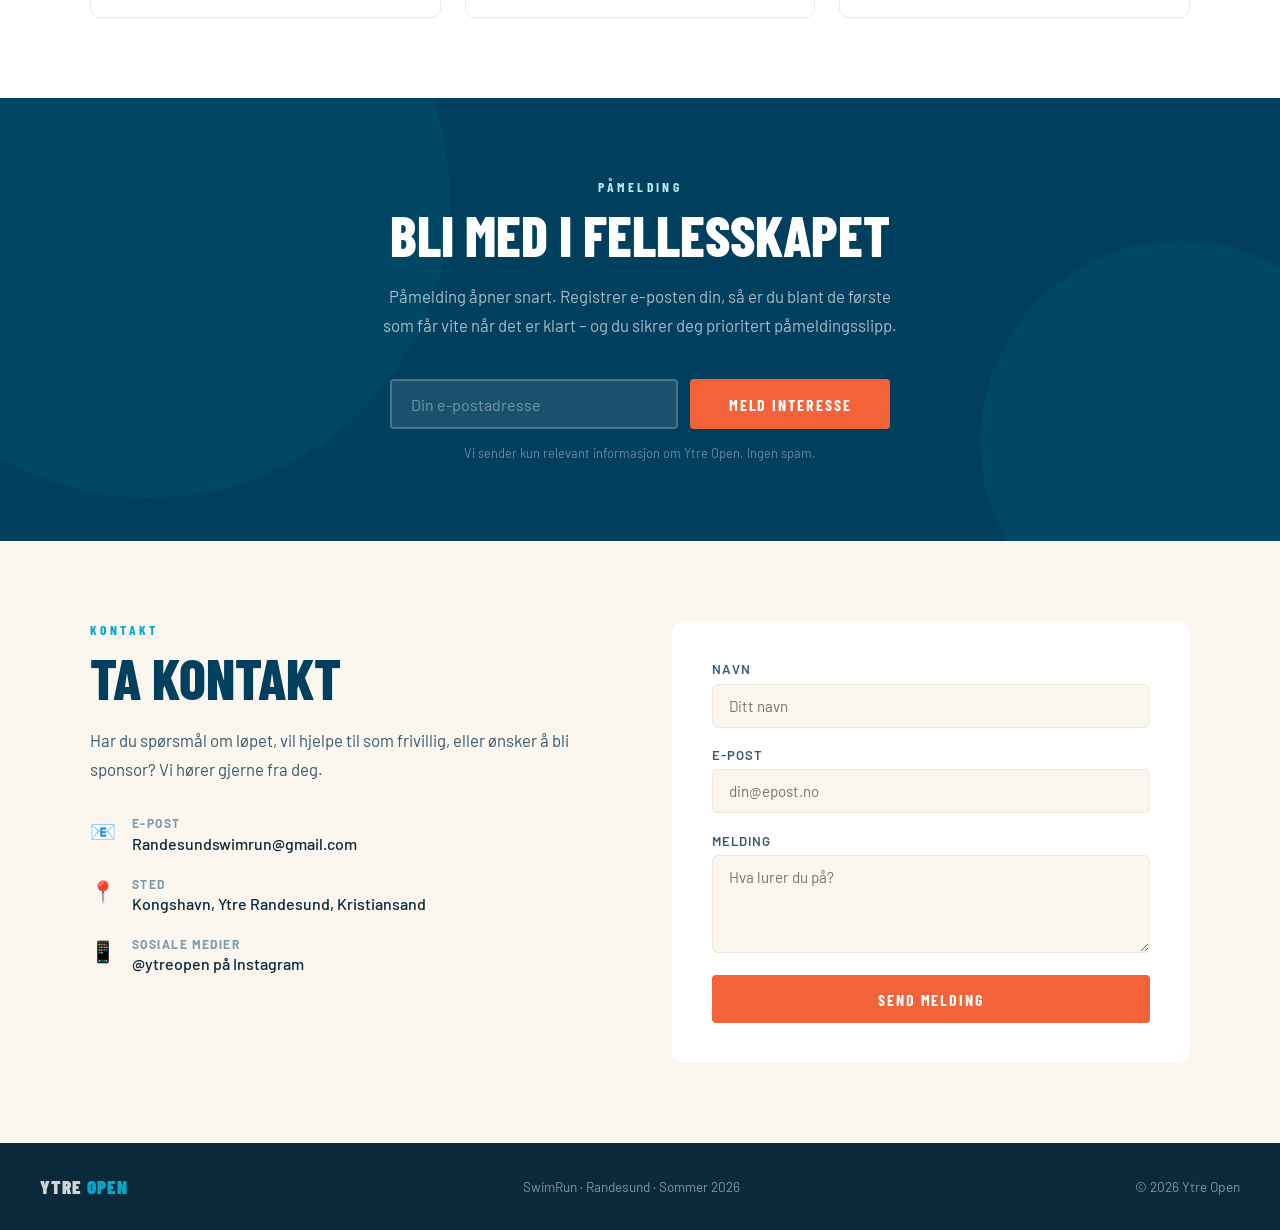
<file: Ytre Open 2026.html>
<!DOCTYPE html>
<html lang="no">
<head>
<meta charset="UTF-8">
<meta name="viewport" content="width=device-width, initial-scale=1.0">
<title>Ytre Open – Swimrun Randesund</title>
<link href="https://fonts.googleapis.com/css2?family=Barlow+Condensed:wght@400;600;700;800;900&amp;family=Barlow:wght@300;400;500;600&amp;display=swap" rel="stylesheet">
<style>
  *, *::before, *::after { box-sizing: border-box; margin: 0; padding: 0; }
  :root {
    --ocean: #003F5E; --ocean-mid: #005F8A; --water: #00A8CC;
    --water-light: #B8E8F3; --sand: #FBF6EE; --sand-dark: #F0E8D8;
    --coral: #F4623A; --white: #FFFFFF; --text-dark: #0A2A3B;
    --text-mid: #3A5A6E; --text-muted: #7A9AAD;
  }
  html { scroll-behavior: smooth; }
  body { font-family: 'Barlow', sans-serif; background: var(--sand); color: var(--text-dark); overflow-x: hidden; }

  /* EDIT TOOLBAR */
  #edit-toolbar {
    position: sticky; top: 0; z-index: 9999;
    background: #1a1a1a; color: white;
    display: flex; align-items: center; justify-content: space-between;
    padding: 0.65rem 1.5rem; gap: 1rem; flex-wrap: wrap;
    box-shadow: 0 2px 12px rgba(0,0,0,0.3);
  }
  .toolbar-left { display: flex; align-items: center; gap: 0.75rem; }
  .edit-badge {
    background: var(--coral); color: white;
    font-size: 0.72rem; font-weight: 700; letter-spacing: 0.1em;
    text-transform: uppercase; padding: 0.25rem 0.65rem; border-radius: 3px;
  }
  .toolbar-hint { font-size: 0.82rem; color: rgba(255,255,255,0.55); }
  #download-btn {
    background: var(--water); color: white; border: none; cursor: pointer;
    font-family: 'Barlow Condensed', sans-serif; font-size: 1rem;
    font-weight: 700; letter-spacing: 0.1em; text-transform: uppercase;
    padding: 0.5rem 1.4rem; border-radius: 4px; transition: background 0.2s;
  }
  #download-btn:hover { background: #0090B0; }

  /* EDITABLE HIGHLIGHT */
  [contenteditable="true"] { outline: none; cursor: text; }
  [contenteditable="true"]:hover { background: rgba(0,168,204,0.08); border-radius: 3px; }
  [contenteditable="true"]:focus { background: rgba(0,168,204,0.12); border-radius: 3px; outline: 2px dashed rgba(0,168,204,0.5); outline-offset: 2px; }

  /* NAV */
  nav {
    display: flex; justify-content: space-between; align-items: center;
    padding: 1.2rem 2.5rem; background: var(--ocean);
  }
  .nav-logo { font-family: 'Barlow Condensed', sans-serif; font-weight: 900; font-size: 1.5rem; letter-spacing: 0.08em; color: var(--white); text-decoration: none; }
  .nav-logo span { color: var(--water); }
  nav ul { list-style: none; display: flex; gap: 2rem; }
  nav ul a { font-size: 0.875rem; font-weight: 500; letter-spacing: 0.06em; text-transform: uppercase; color: rgba(255,255,255,0.8); text-decoration: none; }
  .nav-cta { background: var(--coral) !important; color: white !important; padding: 0.5rem 1.2rem; border-radius: 4px; }

  /* HERO */
  .hero {
    background: var(--ocean); display: flex; flex-direction: column;
    justify-content: center; align-items: center; text-align: center;
    position: relative; overflow: hidden; padding: 5rem 2rem 4rem;
  }
  .hero-bg-circles { position: absolute; inset: 0; pointer-events: none; }
  .circle { position: absolute; border-radius: 50%; opacity: 0.06; background: var(--water); }
  .c1 { width: 700px; height: 700px; top: -200px; right: -150px; }
  .c2 { width: 500px; height: 500px; bottom: -100px; left: -150px; }
  .hero-eyebrow { font-family: 'Barlow Condensed', sans-serif; font-size: 1rem; font-weight: 600; letter-spacing: 0.25em; text-transform: uppercase; color: var(--water); margin-bottom: 1.2rem; }
  .hero h1 { font-family: 'Barlow Condensed', sans-serif; font-size: clamp(5rem, 14vw, 9rem); font-weight: 900; line-height: 0.9; color: var(--white); text-transform: uppercase; }
  .hero h1 .accent { color: var(--water); }
  .hero-sub { font-size: 1.1rem; font-weight: 300; color: rgba(255,255,255,0.7); margin-top: 1.5rem; letter-spacing: 0.05em; line-height: 1.7; }
  .hero-sub strong { color: rgba(255,255,255,0.95); font-weight: 500; }
  .hero-actions { margin-top: 2.5rem; display: flex; gap: 1rem; flex-wrap: wrap; justify-content: center; }
  .btn-primary { display: inline-block; background: var(--coral); color: white; font-family: 'Barlow Condensed', sans-serif; font-size: 1.1rem; font-weight: 700; letter-spacing: 0.12em; text-transform: uppercase; padding: 0.9rem 2.4rem; border-radius: 4px; text-decoration: none; }
  .btn-outline { display: inline-block; background: transparent; color: white; font-family: 'Barlow Condensed', sans-serif; font-size: 1.1rem; font-weight: 700; letter-spacing: 0.12em; text-transform: uppercase; padding: 0.9rem 2.4rem; border-radius: 4px; border: 2px solid rgba(255,255,255,0.35); text-decoration: none; }
  .hero-stats { display: flex; gap: 3rem; margin-top: 4rem; flex-wrap: wrap; justify-content: center; }
  .stat { text-align: center; }
  .stat-num { font-family: 'Barlow Condensed', sans-serif; font-size: 2.2rem; font-weight: 800; color: var(--water); display: block; }
  .stat-label { font-size: 0.8rem; font-weight: 500; letter-spacing: 0.12em; text-transform: uppercase; color: rgba(255,255,255,0.55); }
  .hero-wave { display: block; width: 100%; }

  section { padding: 5rem 2rem; }
  .container { max-width: 1100px; margin: 0 auto; }
  .section-label { font-family: 'Barlow Condensed', sans-serif; font-size: 0.85rem; font-weight: 700; letter-spacing: 0.25em; text-transform: uppercase; color: var(--water); margin-bottom: 0.75rem; }
  .section-title { font-family: 'Barlow Condensed', sans-serif; font-size: clamp(2.2rem, 5vw, 3.5rem); font-weight: 800; line-height: 1; text-transform: uppercase; color: var(--ocean); margin-bottom: 1.2rem; }
  .section-body { font-size: 1.05rem; line-height: 1.75; color: var(--text-mid); max-width: 620px; }

  .about { background: var(--white); }
  .about-grid { display: grid; grid-template-columns: 1fr 1fr; gap: 4rem; align-items: center; }
  .about-visual { background: var(--ocean); border-radius: 12px; padding: 3rem 2.5rem; color: white; text-align: center; position: relative; overflow: hidden; }
  .about-visual::before { content: ''; position: absolute; width: 300px; height: 300px; border-radius: 50%; background: var(--water); opacity: 0.08; top: -80px; right: -80px; }
  .av-text { font-family: 'Barlow Condensed', sans-serif; font-size: 1.6rem; font-weight: 700; color: var(--water-light); line-height: 1.3; }
  .av-sub { font-size: 0.9rem; color: rgba(255,255,255,0.6); margin-top: 0.5rem; }

  .route { background: var(--sand); }
  .route-steps { margin-top: 3rem; display: grid; grid-template-columns: repeat(auto-fit, minmax(220px, 1fr)); gap: 1.5rem; }
  .route-step { background: white; border-radius: 10px; padding: 1.75rem 1.5rem; position: relative; overflow: hidden; border-top: 4px solid var(--water); }
  .step-num { font-family: 'Barlow Condensed', sans-serif; font-size: 3.5rem; font-weight: 900; color: var(--sand-dark); position: absolute; top: 0.5rem; right: 1rem; line-height: 1; }
  .step-type { display: inline-block; font-size: 0.72rem; font-weight: 700; letter-spacing: 0.15em; text-transform: uppercase; padding: 0.25rem 0.7rem; border-radius: 3px; margin-bottom: 0.75rem; }
  .swim { background: #E0F4FB; color: #005F8A; }
  .run { background: #FFF0EB; color: #C04020; }
  .step-title { font-family: 'Barlow Condensed', sans-serif; font-size: 1.4rem; font-weight: 700; color: var(--ocean); margin-bottom: 0.4rem; }
  .step-desc { font-size: 0.9rem; color: var(--text-mid); line-height: 1.5; }
  .route-note { margin-top: 2rem; padding: 1.2rem 1.5rem; background: var(--ocean); color: rgba(255,255,255,0.85); border-radius: 8px; font-size: 0.95rem; line-height: 1.6; }
  .route-note strong { color: var(--water-light); }

  .practical { background: var(--white); }
  .info-grid { margin-top: 3rem; display: grid; grid-template-columns: repeat(auto-fit, minmax(260px, 1fr)); gap: 1.5rem; }
  .info-card { border: 1.5px solid var(--sand-dark); border-radius: 10px; padding: 1.75rem; }
  .info-icon { font-size: 1.8rem; margin-bottom: 1rem; display: block; }
  .info-title { font-family: 'Barlow Condensed', sans-serif; font-size: 1.2rem; font-weight: 700; text-transform: uppercase; letter-spacing: 0.05em; color: var(--ocean); margin-bottom: 0.5rem; }
  .info-body { font-size: 0.92rem; color: var(--text-mid); line-height: 1.6; }

  .signup { background: var(--ocean); text-align: center; position: relative; overflow: hidden; }
  .signup::before, .signup::after { content: ''; position: absolute; border-radius: 50%; background: var(--water); opacity: 0.07; }
  .signup::before { width: 600px; height: 600px; top: -200px; left: -150px; }
  .signup::after { width: 400px; height: 400px; bottom: -100px; right: -100px; }
  .signup .section-label { color: var(--water-light); }
  .signup .section-title { color: white; }
  .signup-sub { font-size: 1.05rem; color: rgba(255,255,255,0.65); max-width: 520px; margin: 0 auto 2.5rem; line-height: 1.7; }
  .signup-form { display: flex; gap: 0.75rem; max-width: 500px; margin: 0 auto; flex-wrap: wrap; justify-content: center; position: relative; z-index: 2; }
  .signup-form input { flex: 1; min-width: 240px; padding: 0.85rem 1.2rem; border-radius: 4px; border: 2px solid rgba(255,255,255,0.2); background: rgba(255,255,255,0.1); color: white; font-family: 'Barlow', sans-serif; font-size: 1rem; outline: none; }
  .signup-form input::placeholder { color: rgba(255,255,255,0.4); }
  .signup-fine { font-size: 0.8rem; color: rgba(255,255,255,0.4); margin-top: 1rem; position: relative; z-index: 2; }

  .contact { background: var(--sand); }
  .contact-grid { display: grid; grid-template-columns: 1fr 1fr; gap: 4rem; align-items: start; }
  .contact-info { display: flex; flex-direction: column; gap: 1.5rem; margin-top: 2rem; }
  .contact-item { display: flex; align-items: flex-start; gap: 1rem; }
  .ci-icon { font-size: 1.3rem; flex-shrink: 0; margin-top: 0.1rem; }
  .ci-label { font-size: 0.75rem; font-weight: 700; letter-spacing: 0.12em; text-transform: uppercase; color: var(--text-muted); display: block; margin-bottom: 0.2rem; }
  .ci-val { font-size: 1rem; color: var(--text-dark); font-weight: 500; }
  .contact-form-wrap { background: white; border-radius: 12px; padding: 2.5rem; }
  .form-group { margin-bottom: 1.2rem; }
  .form-group label { display: block; font-size: 0.82rem; font-weight: 600; letter-spacing: 0.08em; text-transform: uppercase; color: var(--text-mid); margin-bottom: 0.4rem; }
  .form-group input, .form-group textarea { width: 100%; padding: 0.75rem 1rem; border: 1.5px solid var(--sand-dark); border-radius: 6px; font-family: 'Barlow', sans-serif; font-size: 0.95rem; color: var(--text-dark); background: var(--sand); outline: none; resize: vertical; }

  footer { background: var(--text-dark); color: rgba(255,255,255,0.5); padding: 2rem 2.5rem; display: flex; justify-content: space-between; align-items: center; flex-wrap: wrap; gap: 0.5rem; font-size: 0.85rem; }
  .footer-logo { font-family: 'Barlow Condensed', sans-serif; font-weight: 900; font-size: 1.2rem; color: rgba(255,255,255,0.8); letter-spacing: 0.05em; }
  .footer-logo span { color: var(--water); }

  @media (max-width: 700px) {
    nav ul { display: none; }
    .about-grid, .contact-grid { grid-template-columns: 1fr; gap: 2rem; }
    footer { flex-direction: column; text-align: center; }
    section { padding: 3.5rem 1.25rem; }
  }
</style>
</head>
<body>

<!-- EDIT TOOLBAR -->
<div id="edit-toolbar" style="display: none;">
  <div class="toolbar-left">
    <span class="edit-badge">✏ Redigeringsmodus</span>
    <span class="toolbar-hint">Klikk på hvilken som helst tekst for å redigere den</span>
  </div>
  <button id="download-btn" onclick="downloadHTML()">⬇ Last ned ferdig side</button>
</div>

<!-- NAV -->
<nav>
  <a href="#" class="nav-logo">YTRE <span>OPEN</span></a>
  <ul>
    <li><a href="#om">Om løpet</a></li>
    <li><a href="#loypen">Løypen</a></li>
    <li><a href="#praktisk">Praktisk</a></li>
    <li><a href="#pamelding">Påmelding</a></li>
    <li><a href="#kontakt" class="nav-cta">Kontakt</a></li>
  </ul>
</nav>

<!-- HERO -->
<section class="hero" id="topp">
  <div class="hero-bg-circles"><div class="circle c1"></div><div class="circle c2"></div></div>
  <p class="hero-eyebrow">Swimrun · Randesund · Sommer 2026</p>
  <h1>YTRE<br><span class="accent">OPEN</span></h1>
  <p class="hero-sub">
    Svøm og løp rundt <strong>Randøya og Kalvøya</strong> –<br>
    med start og mål i <strong>Kongshavn</strong>
  </p>
  <div class="hero-actions">
    <a href="#pamelding" class="btn-primary">Registrer interesse</a>
    <a href="#loypen" class="btn-outline">Se løypen</a>
  </div>
  <div class="hero-stats">
    <div class="stat"><span class="stat-num">5</span><span class="stat-label">Øyer</span></div>
    <div class="stat"><span class="stat-num">6+</span><span class="stat-label">Svømmeetapper</span></div>
    <div class="stat"><span class="stat-num">10km</span><span class="stat-label">Total distanse</span></div>
    <div class="stat"><span class="stat-num">SØR</span><span class="stat-label">Norge</span></div>
  </div>
  <svg class="hero-wave" viewBox="0 0 1440 80" preserveAspectRatio="none" xmlns="http://www.w3.org/2000/svg">
    <path d="M0,40 C360,80 1080,0 1440,40 L1440,80 L0,80 Z" fill="#FBF6EE"></path>
  </svg>
</section>

<!-- OM ARRANGEMENTET -->
<section class="about" id="om">
  <div class="container">
    <div class="about-grid">
      <div>
        <p class="section-label">Om arrangementet</p>
        <h2 class="section-title">kyst, Skjærgård og åpent hav</h2>
        <p class="section-body">Ytre Open er et SwimRun-arrangement i hjertet av ytre Randesund, en av Sørlandets vakreste skjærgårder. Du løper og svømmer deg rundt Randøyane, Kråkerøya og Kalvøyane, med start og mål i idylliske Kongshavn.</p>
        <p class="section-body" style="margin-top: 1rem;">SwimRun kombinerer løping på land med svømming i åpent hav, uten å skifte utstyr underveis. Du beholder samme antrekk på alt start til mål. Enkelt, rått og utrolig morro!</p>
        <p class="section-body" style="margin-top: 1rem;">Arrangementet er åpent for alle og enhver som har lyst, så fremt du besitter grunnleggende svømmeferdigheter. Du kan delta solo eller i lag på to.</p>
      </div>
      <div class="about-visual">
        <p class="av-text">Svøm. Løp. Repeat.</p>
        <p class="av-sub">Blaud og svett på samme tid.<div>Blir det bedre?</div></p>
        <div style="margin-top: 2rem; border-top: 1px solid rgba(255,255,255,0.15); padding-top: 1.5rem; display: flex; justify-content: space-around;">
          <div style="text-align: center;"><span style="font-family: 'Barlow Condensed', sans-serif; font-size: 1.8rem; font-weight: 800; color: #B8E8F3; display: block;">Solo</span><span style="font-size: 0.75rem; color: rgba(255,255,255,0.5);">eller</span></div>
          <div style="text-align: center;"><span style="font-family: 'Barlow Condensed', sans-serif; font-size: 1.8rem; font-weight: 800; color: #B8E8F3; display: block;">Par</span><span style="font-size: 0.75rem; color: rgba(255,255,255,0.5);">lag på 2</span></div>
        </div>
      </div>
    </div>
  </div>
</section>

<!-- LØYPEN -->
<section class="route" id="loypen">
  <div class="container">
    <p class="section-label">Løypen</p>
    <h2 class="section-title">Rundt øyene</h2>
    <p class="section-body">Fra Kongshavn tar løypen deg ut i skjærgården, langs bergene og over vannet, gjennom de vakre sørlandsøyene.</p>
    <div class="route-steps">
      <div class="route-step"><span class="step-num">1</span><span class="step-type run">🏃 Løping</span><h3 class="step-title">Kongshavn</h3><p class="step-desc">Start i Kongshavn. Løp langs kysten mot første svømmeetappe.</p></div>
      <div class="route-step"><span class="step-num">2</span><span class="step-type swim">🏊 Svømming</span><h3 class="step-title">Ut til Randrøya</h3><p class="step-desc">Første svømmeetappe. Ta deg ut til Østre Randøy i åpent, klart sjøvann.</p></div>
      <div class="route-step"><span class="step-num">3</span><span class="step-type run">🏃 Løping</span><h3 class="step-title">Gjennom Skippergata</h3><p class="step-desc">Løp gjennom øya, forbi den fabelaktige Skippergata og bort til Buholmsstranden for din neste svømmeetappe.</p></div>
      <div class="route-step"><span class="step-num">4</span><span class="step-type swim">🏊 Svømming</span><h3 class="step-title">Videre til Kaløvyane</h3><p class="step-desc">Svøm over sundet og ta deg inn til Ytre Kalvøy for neste løpsetappe.&nbsp;</p></div>
      <div class="route-step"><span class="step-num">5</span><span class="step-type run">🏃 Løping</span><h3 class="step-title">Klavøyane, Kråkerøy og Vestre Randøy</h3><p class="step-desc">Herfra skal du ut til Kråkerøya, ytterst i skjærgården, før du snur og turen bærer hjemover.&nbsp; I vakkert og rått landskap tar du deg gjennom fire øyer på din reise mot tuppen av Vestre Randøy.</p></div>
      <div class="route-step" style="border-top-color: var(--coral);"><span class="step-num">↩</span><span class="step-type swim">🏊 Svømming</span><h3 class="step-title">Hjem til Kongshavn</h3><p class="step-desc">Siste svømmeetappe tilbake mot fastlandet, en siste liten bakkespurt, og så mål i Kongshavn!</p></div>
    </div>
    <p class="route-note"><strong>NB:</strong> Eksakt distanse og GPS-løype publiseres nærmere arrangementet. Løypen vil ha tydelig merking og sikkerhetsvakter i vannet langs alle svømmeetapper.</p>
  </div>
</section>

<!-- PRAKTISK INFO -->
<section class="practical" id="praktisk">
  <div class="container">
    <p class="section-label">Praktisk info</p>
    <h2 class="section-title">Alt du trenger å vite</h2>
    <div class="info-grid">
      <div class="info-card"><span class="info-icon">📍</span><h3 class="info-title">Start og mål</h3><p class="info-body">Kongshavn, Ytre Randesund, Kristiansand. Nærmere informasjon om parkering og oppmøtested sendes til påmeldte.</p></div>
      <div class="info-card"><span class="info-icon">🗓</span><h3 class="info-title">Dato</h3><p class="info-body">Sommer 2025. Eksakt dato er ikke satt ennå – registrer interesse for å få beskjed så snart det er klart.</p></div>
      <div class="info-card"><span class="info-icon">👕</span><h3 class="info-title">Utstyr</h3><p class="info-body">Våtdrakt anbefales. Du beholder alt utstyr gjennom hele løpet – ingen overgang. Føttøy som tåler både løping og vann.</p></div>
      <div class="info-card"><span class="info-icon">👥</span><h3 class="info-title">Kategorier</h3><p class="info-body">Solo og par (2 personer). Par løper og svømmer alltid innen 10 meter fra hverandre. Mer info om klasseinndeling kommer.</p></div>
      <div class="info-card"><span class="info-icon">🏅</span><h3 class="info-title">Premiering</h3><p class="info-body">Premieseremoni etter løpet med premiering i alle klasser. Alle fullførende deltakere mottar medalje.</p></div>
      <div class="info-card"><span class="info-icon">🦺</span><h3 class="info-title">Sikkerhet</h3><p class="info-body">Sikkerheten er vår høyeste prioritet. Det vil være livredningsvakter i båt og kajakk langs alle svømmeseksjoner og medisinsk beredskap på land.</p></div>
    </div>
  </div>
</section>

<!-- PÅMELDING -->
<section class="signup" id="pamelding">
  <div class="container" style="position: relative; z-index: 2;">
    <p class="section-label">Påmelding</p>
    <h2 class="section-title">Bli med i fellesskapet</h2>
    <p class="signup-sub">Påmelding åpner snart. Registrer e-posten din, så er du blant de første som får vite når det er klart – og du sikrer deg prioritert påmeldingsslipp.</p>
    <div class="signup-form">
      <input type="email" placeholder="Din e-postadresse">
      <button class="btn-primary" style="cursor: pointer; border: none; font-size: 1rem;">Meld interesse</button>
    </div>
    <p class="signup-fine">Vi sender kun relevant informasjon om Ytre Open. Ingen spam.</p>
  </div>
</section>

<!-- KONTAKT -->
<section class="contact" id="kontakt">
  <div class="container">
    <div class="contact-grid">
      <div>
        <p class="section-label">Kontakt</p>
        <h2 class="section-title">Ta kontakt</h2>
        <p class="section-body">Har du spørsmål om løpet, vil hjelpe til som frivillig, eller ønsker å bli sponsor? Vi hører gjerne fra deg.</p>
        <div class="contact-info">
          <div class="contact-item"><span class="ci-icon">📧</span><div><span class="ci-label">E-post</span><span class="ci-val">Randesundswimrun@gmail.com</span></div></div>
          <div class="contact-item"><span class="ci-icon">📍</span><div><span class="ci-label">Sted</span><span class="ci-val">Kongshavn, Ytre Randesund, Kristiansand</span></div></div>
          <div class="contact-item"><span class="ci-icon">📱</span><div><span class="ci-label">Sosiale medier</span><span class="ci-val">@ytreopen på Instagram</span></div></div>
        </div>
      </div>
      <div class="contact-form-wrap">
        <div class="form-group"><label>Navn</label><input type="text" placeholder="Ditt navn"></div>
        <div class="form-group"><label>E-post</label><input type="email" placeholder="din@epost.no"></div>
        <div class="form-group"><label>Melding</label><textarea rows="4" placeholder="Hva lurer du på?"></textarea></div>
        <button class="btn-primary" style="cursor: pointer; border: none; width: 100%; font-size: 1rem;">Send melding</button>
      </div>
    </div>
  </div>
</section>

<!-- FOOTER -->
<footer>
  <span class="footer-logo">YTRE <span>OPEN</span></span>
  <span>SwimRun · Randesund · Sommer 2026</span>
  <span>© 2026 Ytre Open</span>
</footer>

<script>
function downloadHTML() {
  const toolbar = document.getElementById('edit-toolbar');
  toolbar.style.display = 'none';
  const allEditable = document.querySelectorAll('[contenteditable]');
  allEditable.forEach(el => el.removeAttribute('contenteditable'));

  const html = '<!DOCTYPE html>\n<html lang="no">\n' + document.documentElement.innerHTML + '\n</html>';

  toolbar.style.display = 'flex';
  allEditable.forEach(el => el.setAttribute('contenteditable', 'true'));

  const blob = new Blob([html], { type: 'text/html' });
  const a = document.createElement('a');
  a.href = URL.createObjectURL(blob);
  a.download = 'ytre-open.html';
  a.click();
  URL.revokeObjectURL(a.href);
}
</script>


</body>
</html>
</file>
